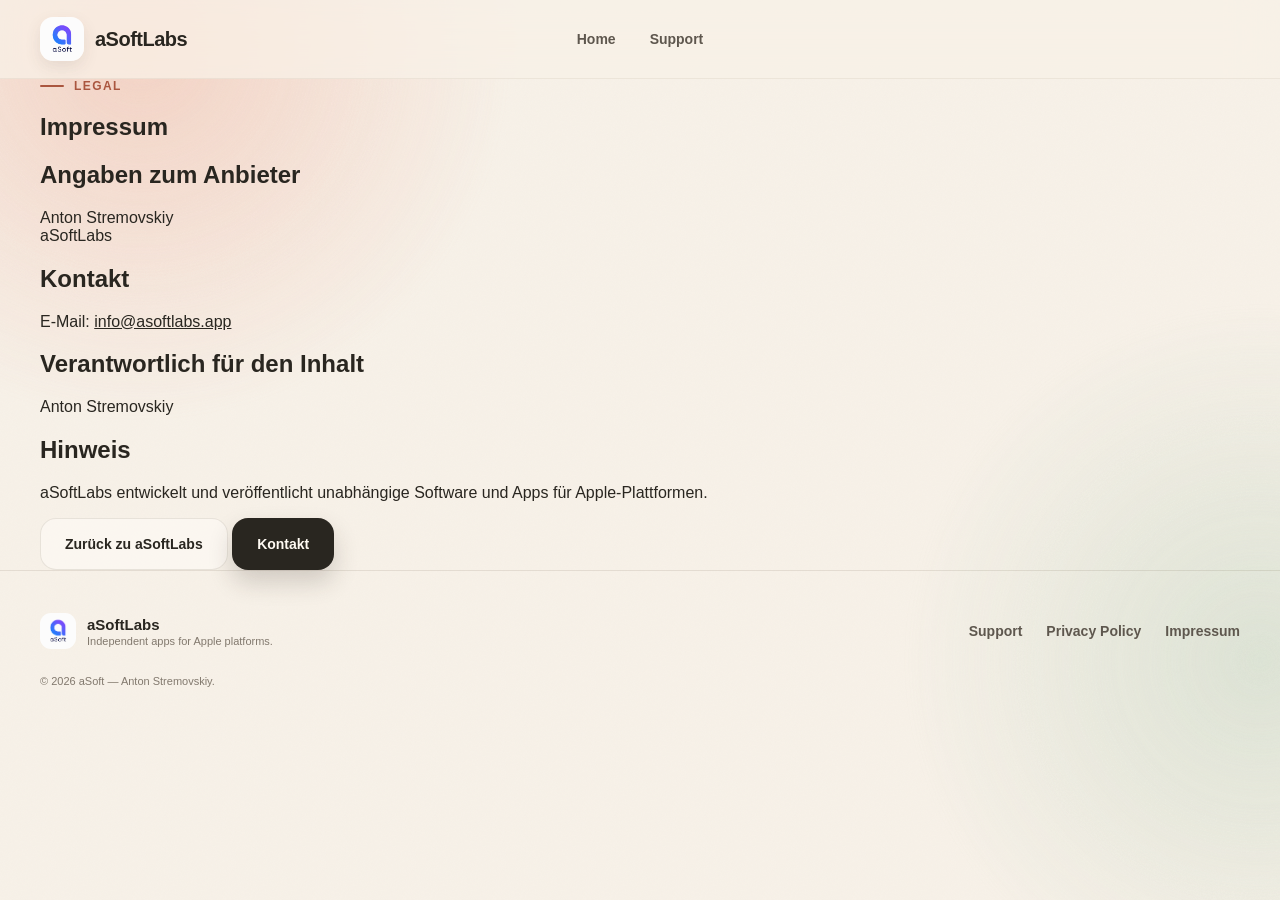
<file: impressum.html>
<!DOCTYPE html>
<html lang="de">
<head>
  <meta charset="UTF-8">
  <meta name="viewport" content="width=device-width, initial-scale=1.0">
  <meta name="theme-color" content="#f7f1e8">
  <meta name="description" content="Impressum von aSoftLabs.">
  <title>Impressum — aSoftLabs</title>

  <link rel="icon" href="assets/icons/asoft-logo.png">
  <link rel="stylesheet" href="styles.css?v=20260715-2">
</head>

<body>
  <div class="page-background" aria-hidden="true">
    <span class="glow glow-one"></span>
    <span class="glow glow-two"></span>
    <span class="glow glow-three"></span>
  </div>

  <header class="site-header">
    <div class="container nav-content">
      <a class="brand" href="/" aria-label="aSoftLabs home">
        <img
          src="assets/icons/asoft-logo.png"
          alt=""
          width="44"
          height="44"
        >
        <span>aSoftLabs</span>
      </a>

      <nav class="nav-links" aria-label="Navigation">
        <a href="/">Home</a>
        <a href="mailto:info@asoftlabs.app">Support</a>
      </nav>
    </div>
  </header>

  <main>
    <section class="container legal-page">
      <p class="eyebrow">
        <span></span>
        <span>Legal</span>
      </p>

      <h1>Impressum</h1>

      <div class="legal-content">
        <section>
          <h2>Angaben zum Anbieter</h2>

          <p>
            Anton Stremovskiy<br>
            aSoftLabs
          </p>
        </section>

        <section>
          <h2>Kontakt</h2>

          <p>
            E-Mail:
            <a href="mailto:info@asoftlabs.app">
              info@asoftlabs.app
            </a>
          </p>
        </section>

        <section>
          <h2>Verantwortlich für den Inhalt</h2>

          <p>
            Anton Stremovskiy
          </p>
        </section>

        <section>
          <h2>Hinweis</h2>

          <p>
            aSoftLabs entwickelt und veröffentlicht unabhängige
            Software und Apps für Apple-Plattformen.
          </p>
        </section>
      </div>

      <div class="legal-actions">
        <a class="button button-secondary" href="/">
          Zurück zu aSoftLabs
        </a>

        <a
          class="button button-primary"
          href="mailto:info@asoftlabs.app"
        >
          Kontakt
        </a>
      </div>
    </section>
  </main>

  <footer class="site-footer">
    <div class="container footer-content">
      <div class="footer-brand">
        <img
          src="assets/icons/asoft-logo.png"
          alt=""
          width="36"
          height="36"
        >

        <div>
          <strong>aSoftLabs</strong>
          <span>Independent apps for Apple platforms.</span>
        </div>
      </div>

      <div class="footer-links">
        <a href="mailto:info@asoftlabs.app">Support</a>
        <a href="/privacy-policy.html">Privacy Policy</a>
        <a href="/impressum.html">Impressum</a>
      </div>

      <p class="copyright">
        © <span id="copyrightYear"></span> aSoft — Anton Stremovskiy.
      </p>
    </div>
  </footer>

  <script>
    document.getElementById("copyrightYear").textContent =
      new Date().getFullYear();
  </script>
</body>
</html>
</file>
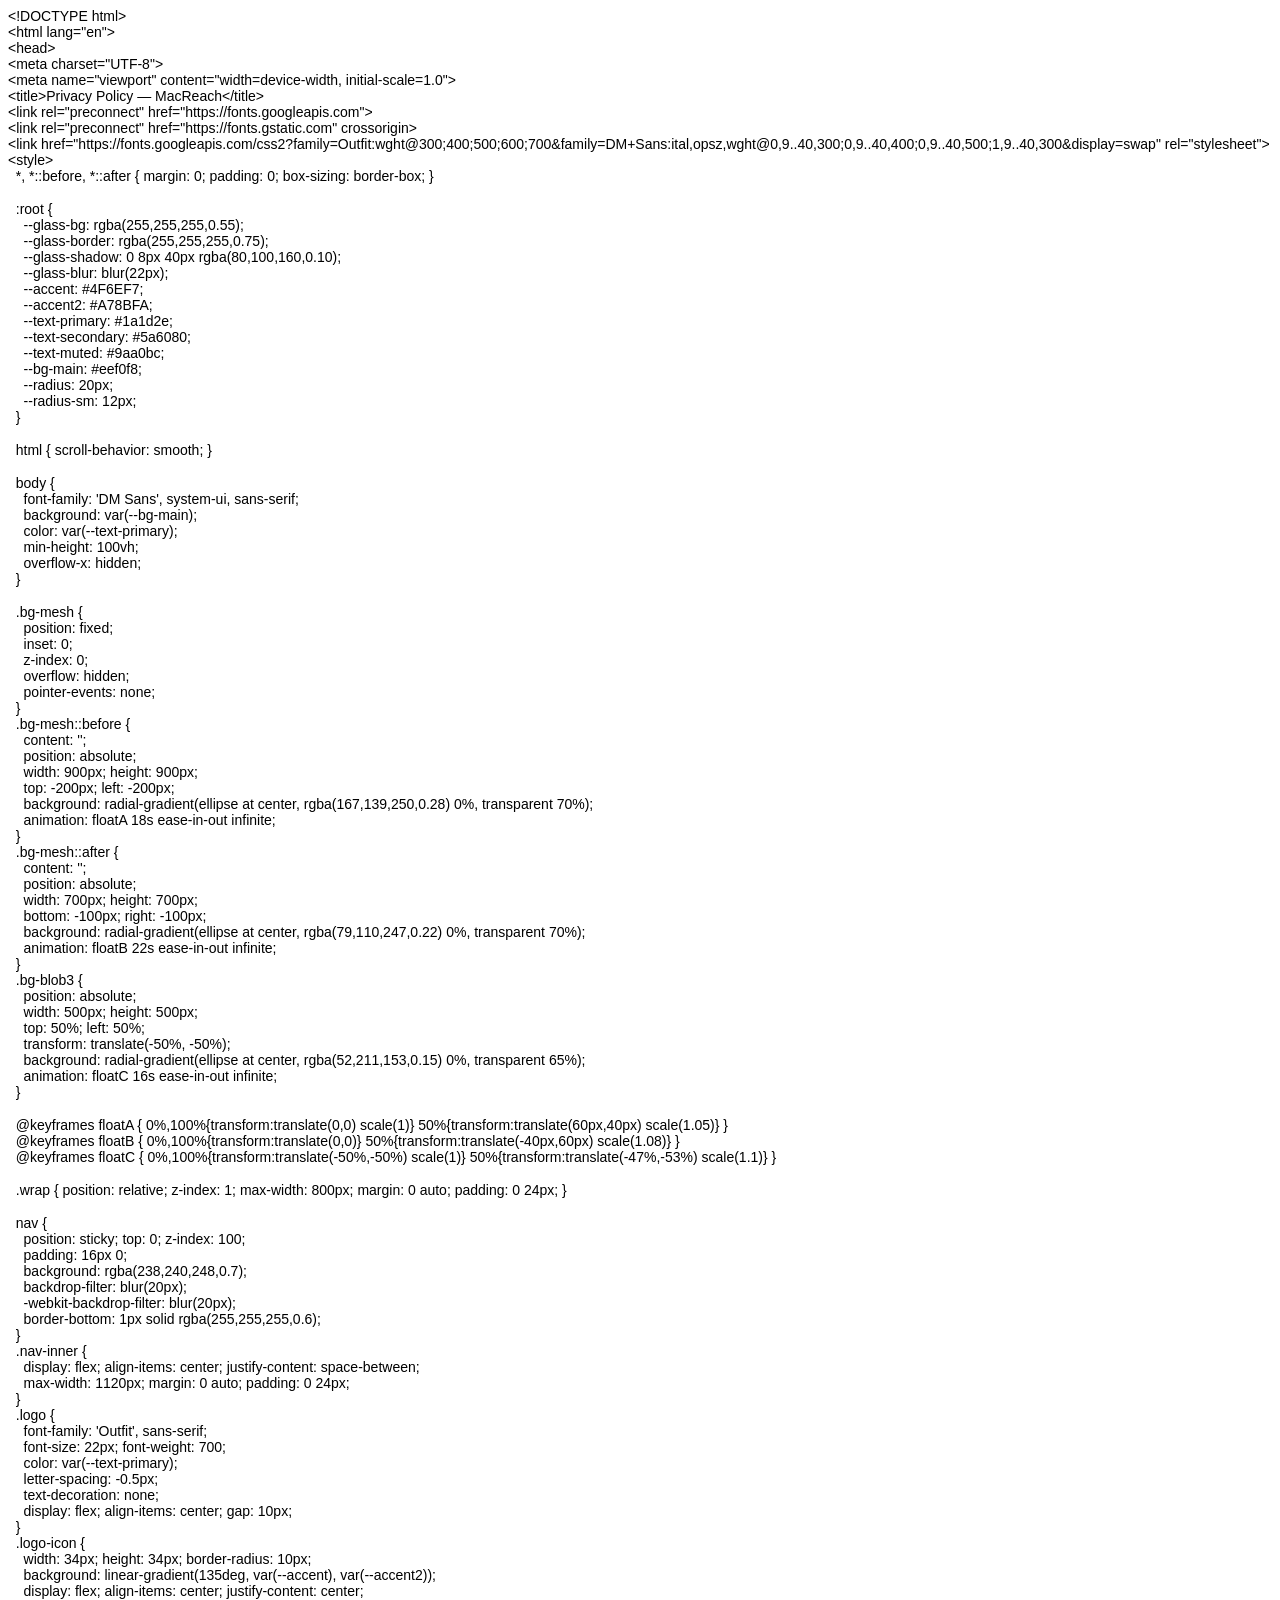
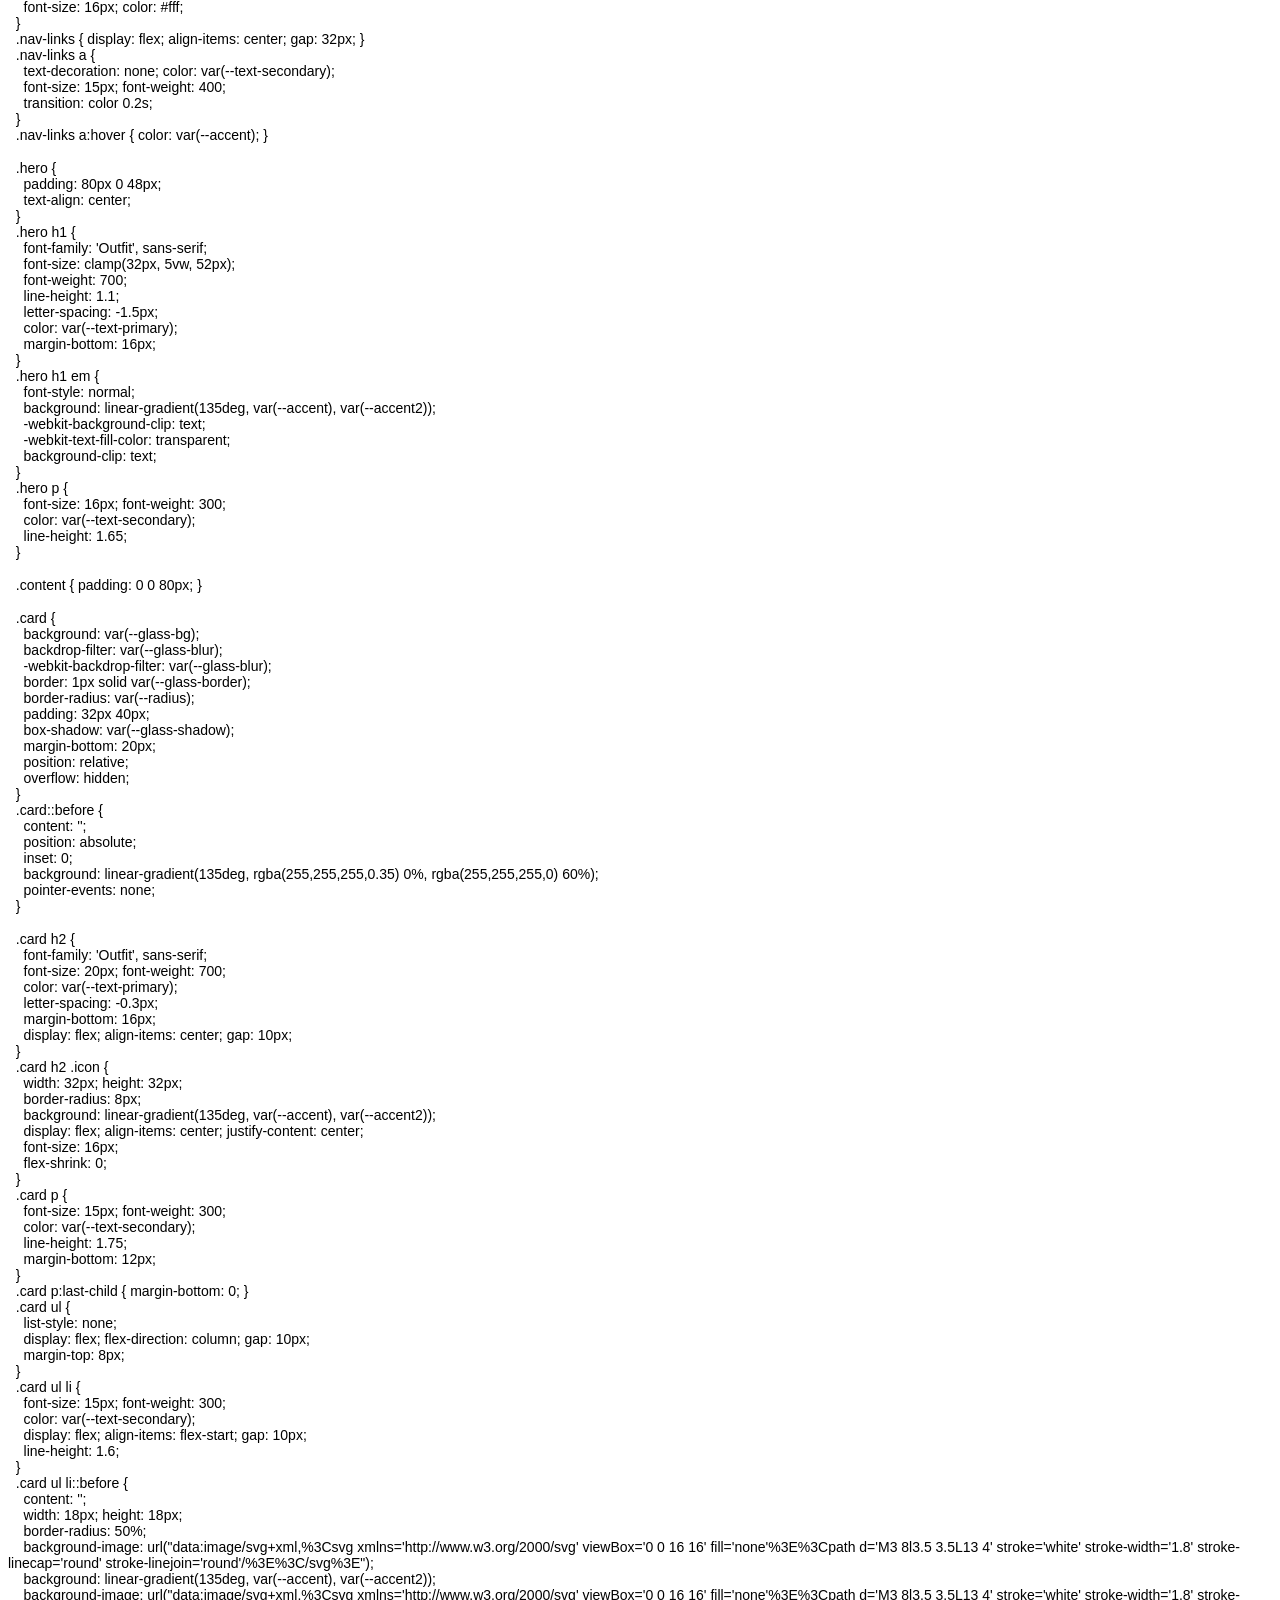
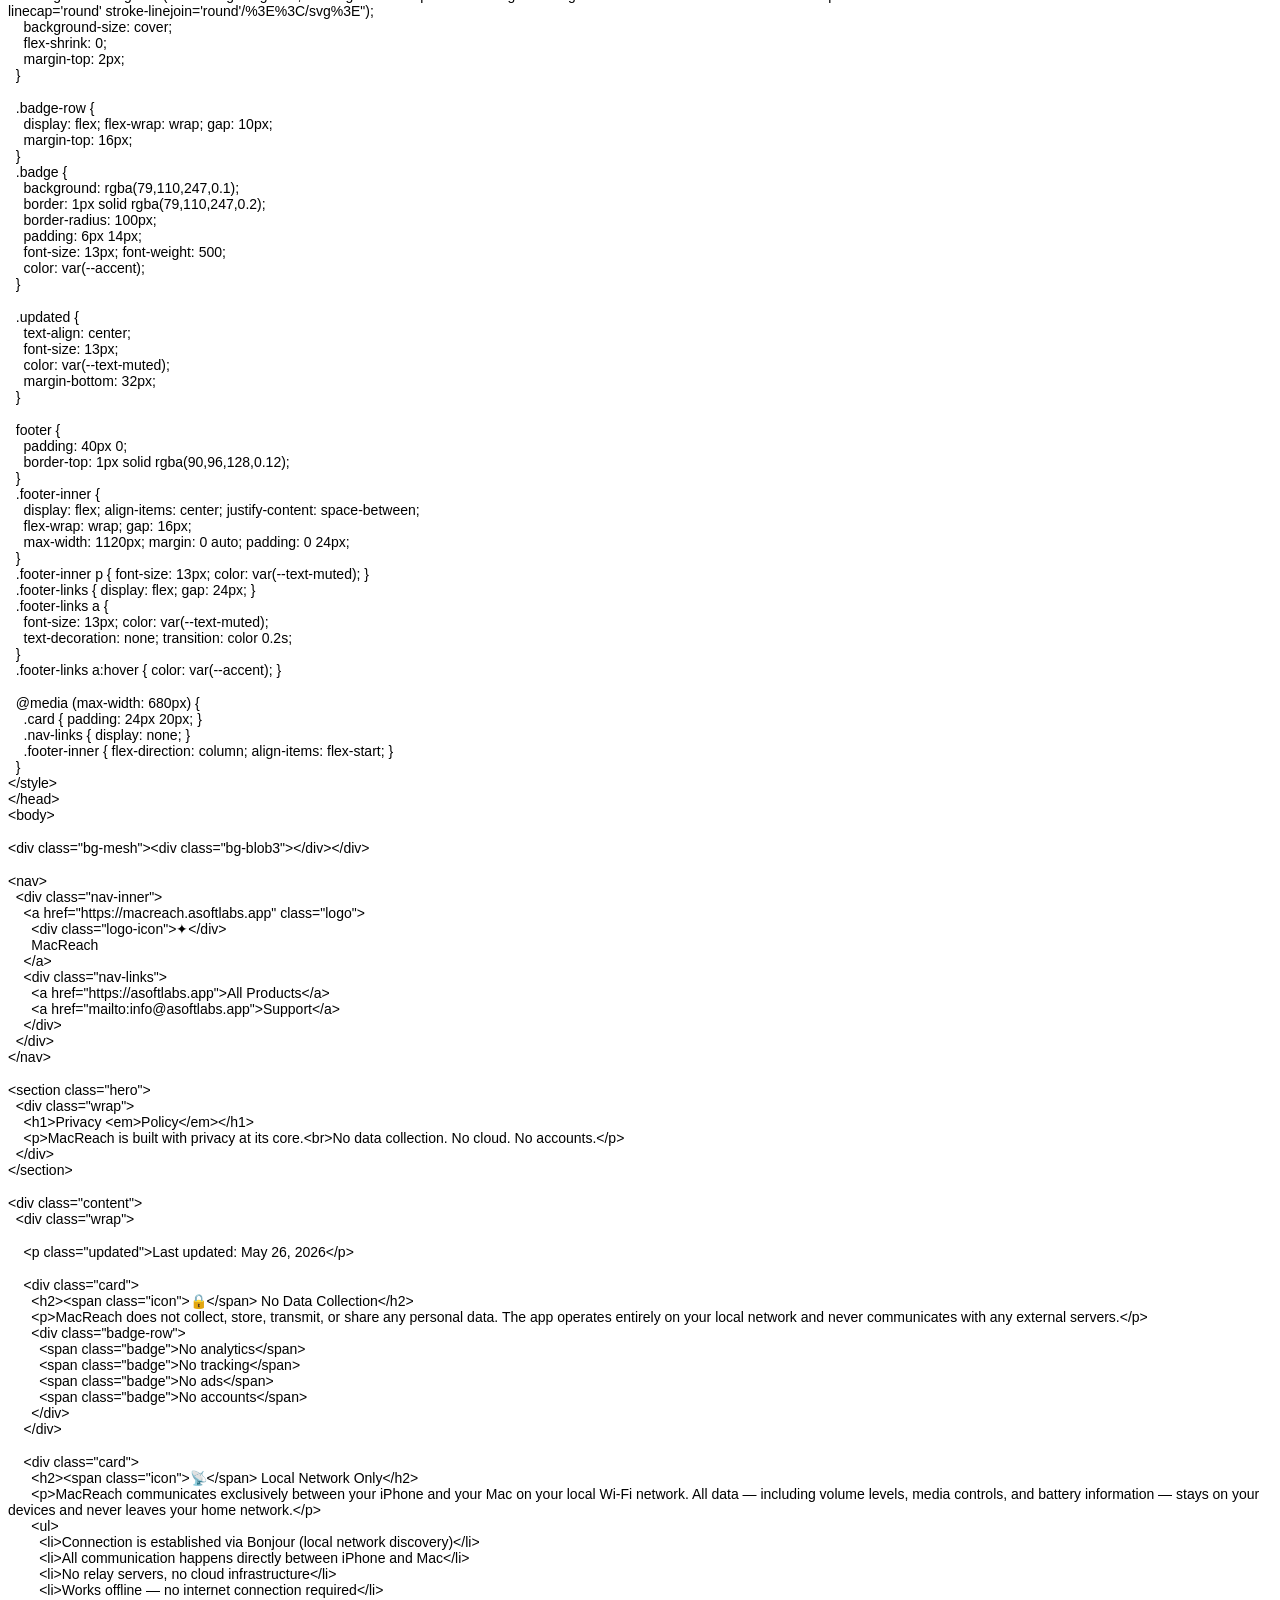
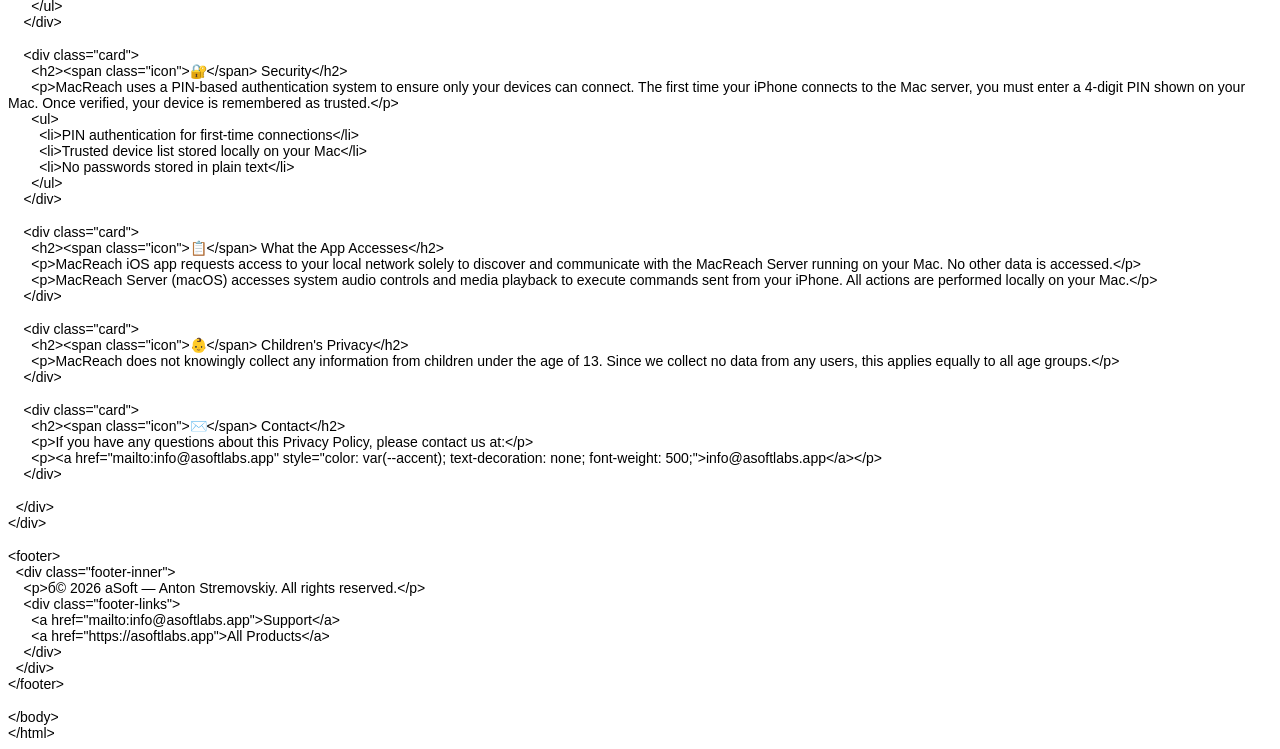
<file: macreach-privacy-policy.html>
<!DOCTYPE html>
<html lang="en">
<html>
<head>
  <meta http-equiv="Content-Type" content="text/html; charset=koi8-r">
  <meta http-equiv="Content-Style-Type" content="text/css">
  <title></title>
  <meta name="Generator" content="Cocoa HTML Writer">
  <meta name="CocoaVersion" content="2685.6">
  <style type="text/css">
    p.p1 {margin: 0.0px 0.0px 0.0px 0.0px; font: 14.0px Helvetica}
    p.p2 {margin: 0.0px 0.0px 0.0px 0.0px; font: 14.0px Helvetica; min-height: 17.0px}
  </style>
</head>
<body>
<p class="p1">&lt;!DOCTYPE html&gt;</p>
<p class="p1">&lt;html lang="en"&gt;</p>
<p class="p1">&lt;head&gt;</p>
<p class="p1">&lt;meta charset="UTF-8"&gt;</p>
<p class="p1">&lt;meta name="viewport" content="width=device-width, initial-scale=1.0"&gt;</p>
<p class="p1">&lt;title&gt;Privacy Policy &#x2014; MacReach&lt;/title&gt;</p>
<p class="p1">&lt;link rel="preconnect" href="https://fonts.googleapis.com"&gt;</p>
<p class="p1">&lt;link rel="preconnect" href="https://fonts.gstatic.com" crossorigin&gt;</p>
<p class="p1">&lt;link href="https://fonts.googleapis.com/css2?family=Outfit:wght@300;400;500;600;700&amp;family=DM+Sans:ital,opsz,wght@0,9..40,300;0,9..40,400;0,9..40,500;1,9..40,300&amp;display=swap" rel="stylesheet"&gt;</p>
<p class="p1">&lt;style&gt;</p>
<p class="p1"><span class="Apple-converted-space">&nbsp; </span>*, *::before, *::after { margin: 0; padding: 0; box-sizing: border-box; }</p>
<p class="p2"><br></p>
<p class="p1"><span class="Apple-converted-space">&nbsp; </span>:root {</p>
<p class="p1"><span class="Apple-converted-space">&nbsp; &nbsp; </span>--glass-bg: rgba(255,255,255,0.55);</p>
<p class="p1"><span class="Apple-converted-space">&nbsp; &nbsp; </span>--glass-border: rgba(255,255,255,0.75);</p>
<p class="p1"><span class="Apple-converted-space">&nbsp; &nbsp; </span>--glass-shadow: 0 8px 40px rgba(80,100,160,0.10);</p>
<p class="p1"><span class="Apple-converted-space">&nbsp; &nbsp; </span>--glass-blur: blur(22px);</p>
<p class="p1"><span class="Apple-converted-space">&nbsp; &nbsp; </span>--accent: #4F6EF7;</p>
<p class="p1"><span class="Apple-converted-space">&nbsp; &nbsp; </span>--accent2: #A78BFA;</p>
<p class="p1"><span class="Apple-converted-space">&nbsp; &nbsp; </span>--text-primary: #1a1d2e;</p>
<p class="p1"><span class="Apple-converted-space">&nbsp; &nbsp; </span>--text-secondary: #5a6080;</p>
<p class="p1"><span class="Apple-converted-space">&nbsp; &nbsp; </span>--text-muted: #9aa0bc;</p>
<p class="p1"><span class="Apple-converted-space">&nbsp; &nbsp; </span>--bg-main: #eef0f8;</p>
<p class="p1"><span class="Apple-converted-space">&nbsp; &nbsp; </span>--radius: 20px;</p>
<p class="p1"><span class="Apple-converted-space">&nbsp; &nbsp; </span>--radius-sm: 12px;</p>
<p class="p1"><span class="Apple-converted-space">&nbsp; </span>}</p>
<p class="p2"><br></p>
<p class="p1"><span class="Apple-converted-space">&nbsp; </span>html { scroll-behavior: smooth; }</p>
<p class="p2"><br></p>
<p class="p1"><span class="Apple-converted-space">&nbsp; </span>body {</p>
<p class="p1"><span class="Apple-converted-space">&nbsp; &nbsp; </span>font-family: 'DM Sans', system-ui, sans-serif;</p>
<p class="p1"><span class="Apple-converted-space">&nbsp; &nbsp; </span>background: var(--bg-main);</p>
<p class="p1"><span class="Apple-converted-space">&nbsp; &nbsp; </span>color: var(--text-primary);</p>
<p class="p1"><span class="Apple-converted-space">&nbsp; &nbsp; </span>min-height: 100vh;</p>
<p class="p1"><span class="Apple-converted-space">&nbsp; &nbsp; </span>overflow-x: hidden;</p>
<p class="p1"><span class="Apple-converted-space">&nbsp; </span>}</p>
<p class="p2"><br></p>
<p class="p1"><span class="Apple-converted-space">&nbsp; </span>.bg-mesh {</p>
<p class="p1"><span class="Apple-converted-space">&nbsp; &nbsp; </span>position: fixed;</p>
<p class="p1"><span class="Apple-converted-space">&nbsp; &nbsp; </span>inset: 0;</p>
<p class="p1"><span class="Apple-converted-space">&nbsp; &nbsp; </span>z-index: 0;</p>
<p class="p1"><span class="Apple-converted-space">&nbsp; &nbsp; </span>overflow: hidden;</p>
<p class="p1"><span class="Apple-converted-space">&nbsp; &nbsp; </span>pointer-events: none;</p>
<p class="p1"><span class="Apple-converted-space">&nbsp; </span>}</p>
<p class="p1"><span class="Apple-converted-space">&nbsp; </span>.bg-mesh::before {</p>
<p class="p1"><span class="Apple-converted-space">&nbsp; &nbsp; </span>content: '';</p>
<p class="p1"><span class="Apple-converted-space">&nbsp; &nbsp; </span>position: absolute;</p>
<p class="p1"><span class="Apple-converted-space">&nbsp; &nbsp; </span>width: 900px; height: 900px;</p>
<p class="p1"><span class="Apple-converted-space">&nbsp; &nbsp; </span>top: -200px; left: -200px;</p>
<p class="p1"><span class="Apple-converted-space">&nbsp; &nbsp; </span>background: radial-gradient(ellipse at center, rgba(167,139,250,0.28) 0%, transparent 70%);</p>
<p class="p1"><span class="Apple-converted-space">&nbsp; &nbsp; </span>animation: floatA 18s ease-in-out infinite;</p>
<p class="p1"><span class="Apple-converted-space">&nbsp; </span>}</p>
<p class="p1"><span class="Apple-converted-space">&nbsp; </span>.bg-mesh::after {</p>
<p class="p1"><span class="Apple-converted-space">&nbsp; &nbsp; </span>content: '';</p>
<p class="p1"><span class="Apple-converted-space">&nbsp; &nbsp; </span>position: absolute;</p>
<p class="p1"><span class="Apple-converted-space">&nbsp; &nbsp; </span>width: 700px; height: 700px;</p>
<p class="p1"><span class="Apple-converted-space">&nbsp; &nbsp; </span>bottom: -100px; right: -100px;</p>
<p class="p1"><span class="Apple-converted-space">&nbsp; &nbsp; </span>background: radial-gradient(ellipse at center, rgba(79,110,247,0.22) 0%, transparent 70%);</p>
<p class="p1"><span class="Apple-converted-space">&nbsp; &nbsp; </span>animation: floatB 22s ease-in-out infinite;</p>
<p class="p1"><span class="Apple-converted-space">&nbsp; </span>}</p>
<p class="p1"><span class="Apple-converted-space">&nbsp; </span>.bg-blob3 {</p>
<p class="p1"><span class="Apple-converted-space">&nbsp; &nbsp; </span>position: absolute;</p>
<p class="p1"><span class="Apple-converted-space">&nbsp; &nbsp; </span>width: 500px; height: 500px;</p>
<p class="p1"><span class="Apple-converted-space">&nbsp; &nbsp; </span>top: 50%; left: 50%;</p>
<p class="p1"><span class="Apple-converted-space">&nbsp; &nbsp; </span>transform: translate(-50%, -50%);</p>
<p class="p1"><span class="Apple-converted-space">&nbsp; &nbsp; </span>background: radial-gradient(ellipse at center, rgba(52,211,153,0.15) 0%, transparent 65%);</p>
<p class="p1"><span class="Apple-converted-space">&nbsp; &nbsp; </span>animation: floatC 16s ease-in-out infinite;</p>
<p class="p1"><span class="Apple-converted-space">&nbsp; </span>}</p>
<p class="p2"><br></p>
<p class="p1"><span class="Apple-converted-space">&nbsp; </span>@keyframes floatA { 0%,100%{transform:translate(0,0) scale(1)} 50%{transform:translate(60px,40px) scale(1.05)} }</p>
<p class="p1"><span class="Apple-converted-space">&nbsp; </span>@keyframes floatB { 0%,100%{transform:translate(0,0)} 50%{transform:translate(-40px,60px) scale(1.08)} }</p>
<p class="p1"><span class="Apple-converted-space">&nbsp; </span>@keyframes floatC { 0%,100%{transform:translate(-50%,-50%) scale(1)} 50%{transform:translate(-47%,-53%) scale(1.1)} }</p>
<p class="p2"><br></p>
<p class="p1"><span class="Apple-converted-space">&nbsp; </span>.wrap { position: relative; z-index: 1; max-width: 800px; margin: 0 auto; padding: 0 24px; }</p>
<p class="p2"><br></p>
<p class="p1"><span class="Apple-converted-space">&nbsp; </span>nav {</p>
<p class="p1"><span class="Apple-converted-space">&nbsp; &nbsp; </span>position: sticky; top: 0; z-index: 100;</p>
<p class="p1"><span class="Apple-converted-space">&nbsp; &nbsp; </span>padding: 16px 0;</p>
<p class="p1"><span class="Apple-converted-space">&nbsp; &nbsp; </span>background: rgba(238,240,248,0.7);</p>
<p class="p1"><span class="Apple-converted-space">&nbsp; &nbsp; </span>backdrop-filter: blur(20px);</p>
<p class="p1"><span class="Apple-converted-space">&nbsp; &nbsp; </span>-webkit-backdrop-filter: blur(20px);</p>
<p class="p1"><span class="Apple-converted-space">&nbsp; &nbsp; </span>border-bottom: 1px solid rgba(255,255,255,0.6);</p>
<p class="p1"><span class="Apple-converted-space">&nbsp; </span>}</p>
<p class="p1"><span class="Apple-converted-space">&nbsp; </span>.nav-inner {</p>
<p class="p1"><span class="Apple-converted-space">&nbsp; &nbsp; </span>display: flex; align-items: center; justify-content: space-between;</p>
<p class="p1"><span class="Apple-converted-space">&nbsp; &nbsp; </span>max-width: 1120px; margin: 0 auto; padding: 0 24px;</p>
<p class="p1"><span class="Apple-converted-space">&nbsp; </span>}</p>
<p class="p1"><span class="Apple-converted-space">&nbsp; </span>.logo {</p>
<p class="p1"><span class="Apple-converted-space">&nbsp; &nbsp; </span>font-family: 'Outfit', sans-serif;</p>
<p class="p1"><span class="Apple-converted-space">&nbsp; &nbsp; </span>font-size: 22px; font-weight: 700;</p>
<p class="p1"><span class="Apple-converted-space">&nbsp; &nbsp; </span>color: var(--text-primary);</p>
<p class="p1"><span class="Apple-converted-space">&nbsp; &nbsp; </span>letter-spacing: -0.5px;</p>
<p class="p1"><span class="Apple-converted-space">&nbsp; &nbsp; </span>text-decoration: none;</p>
<p class="p1"><span class="Apple-converted-space">&nbsp; &nbsp; </span>display: flex; align-items: center; gap: 10px;</p>
<p class="p1"><span class="Apple-converted-space">&nbsp; </span>}</p>
<p class="p1"><span class="Apple-converted-space">&nbsp; </span>.logo-icon {</p>
<p class="p1"><span class="Apple-converted-space">&nbsp; &nbsp; </span>width: 34px; height: 34px; border-radius: 10px;</p>
<p class="p1"><span class="Apple-converted-space">&nbsp; &nbsp; </span>background: linear-gradient(135deg, var(--accent), var(--accent2));</p>
<p class="p1"><span class="Apple-converted-space">&nbsp; &nbsp; </span>display: flex; align-items: center; justify-content: center;</p>
<p class="p1"><span class="Apple-converted-space">&nbsp; &nbsp; </span>font-size: 16px; color: #fff;</p>
<p class="p1"><span class="Apple-converted-space">&nbsp; </span>}</p>
<p class="p1"><span class="Apple-converted-space">&nbsp; </span>.nav-links { display: flex; align-items: center; gap: 32px; }</p>
<p class="p1"><span class="Apple-converted-space">&nbsp; </span>.nav-links a {</p>
<p class="p1"><span class="Apple-converted-space">&nbsp; &nbsp; </span>text-decoration: none; color: var(--text-secondary);</p>
<p class="p1"><span class="Apple-converted-space">&nbsp; &nbsp; </span>font-size: 15px; font-weight: 400;</p>
<p class="p1"><span class="Apple-converted-space">&nbsp; &nbsp; </span>transition: color 0.2s;</p>
<p class="p1"><span class="Apple-converted-space">&nbsp; </span>}</p>
<p class="p1"><span class="Apple-converted-space">&nbsp; </span>.nav-links a:hover { color: var(--accent); }</p>
<p class="p2"><br></p>
<p class="p1"><span class="Apple-converted-space">&nbsp; </span>.hero {</p>
<p class="p1"><span class="Apple-converted-space">&nbsp; &nbsp; </span>padding: 80px 0 48px;</p>
<p class="p1"><span class="Apple-converted-space">&nbsp; &nbsp; </span>text-align: center;</p>
<p class="p1"><span class="Apple-converted-space">&nbsp; </span>}</p>
<p class="p1"><span class="Apple-converted-space">&nbsp; </span>.hero h1 {</p>
<p class="p1"><span class="Apple-converted-space">&nbsp; &nbsp; </span>font-family: 'Outfit', sans-serif;</p>
<p class="p1"><span class="Apple-converted-space">&nbsp; &nbsp; </span>font-size: clamp(32px, 5vw, 52px);</p>
<p class="p1"><span class="Apple-converted-space">&nbsp; &nbsp; </span>font-weight: 700;</p>
<p class="p1"><span class="Apple-converted-space">&nbsp; &nbsp; </span>line-height: 1.1;</p>
<p class="p1"><span class="Apple-converted-space">&nbsp; &nbsp; </span>letter-spacing: -1.5px;</p>
<p class="p1"><span class="Apple-converted-space">&nbsp; &nbsp; </span>color: var(--text-primary);</p>
<p class="p1"><span class="Apple-converted-space">&nbsp; &nbsp; </span>margin-bottom: 16px;</p>
<p class="p1"><span class="Apple-converted-space">&nbsp; </span>}</p>
<p class="p1"><span class="Apple-converted-space">&nbsp; </span>.hero h1 em {</p>
<p class="p1"><span class="Apple-converted-space">&nbsp; &nbsp; </span>font-style: normal;</p>
<p class="p1"><span class="Apple-converted-space">&nbsp; &nbsp; </span>background: linear-gradient(135deg, var(--accent), var(--accent2));</p>
<p class="p1"><span class="Apple-converted-space">&nbsp; &nbsp; </span>-webkit-background-clip: text;</p>
<p class="p1"><span class="Apple-converted-space">&nbsp; &nbsp; </span>-webkit-text-fill-color: transparent;</p>
<p class="p1"><span class="Apple-converted-space">&nbsp; &nbsp; </span>background-clip: text;</p>
<p class="p1"><span class="Apple-converted-space">&nbsp; </span>}</p>
<p class="p1"><span class="Apple-converted-space">&nbsp; </span>.hero p {</p>
<p class="p1"><span class="Apple-converted-space">&nbsp; &nbsp; </span>font-size: 16px; font-weight: 300;</p>
<p class="p1"><span class="Apple-converted-space">&nbsp; &nbsp; </span>color: var(--text-secondary);</p>
<p class="p1"><span class="Apple-converted-space">&nbsp; &nbsp; </span>line-height: 1.65;</p>
<p class="p1"><span class="Apple-converted-space">&nbsp; </span>}</p>
<p class="p2"><br></p>
<p class="p1"><span class="Apple-converted-space">&nbsp; </span>.content { padding: 0 0 80px; }</p>
<p class="p2"><br></p>
<p class="p1"><span class="Apple-converted-space">&nbsp; </span>.card {</p>
<p class="p1"><span class="Apple-converted-space">&nbsp; &nbsp; </span>background: var(--glass-bg);</p>
<p class="p1"><span class="Apple-converted-space">&nbsp; &nbsp; </span>backdrop-filter: var(--glass-blur);</p>
<p class="p1"><span class="Apple-converted-space">&nbsp; &nbsp; </span>-webkit-backdrop-filter: var(--glass-blur);</p>
<p class="p1"><span class="Apple-converted-space">&nbsp; &nbsp; </span>border: 1px solid var(--glass-border);</p>
<p class="p1"><span class="Apple-converted-space">&nbsp; &nbsp; </span>border-radius: var(--radius);</p>
<p class="p1"><span class="Apple-converted-space">&nbsp; &nbsp; </span>padding: 32px 40px;</p>
<p class="p1"><span class="Apple-converted-space">&nbsp; &nbsp; </span>box-shadow: var(--glass-shadow);</p>
<p class="p1"><span class="Apple-converted-space">&nbsp; &nbsp; </span>margin-bottom: 20px;</p>
<p class="p1"><span class="Apple-converted-space">&nbsp; &nbsp; </span>position: relative;</p>
<p class="p1"><span class="Apple-converted-space">&nbsp; &nbsp; </span>overflow: hidden;</p>
<p class="p1"><span class="Apple-converted-space">&nbsp; </span>}</p>
<p class="p1"><span class="Apple-converted-space">&nbsp; </span>.card::before {</p>
<p class="p1"><span class="Apple-converted-space">&nbsp; &nbsp; </span>content: '';</p>
<p class="p1"><span class="Apple-converted-space">&nbsp; &nbsp; </span>position: absolute;</p>
<p class="p1"><span class="Apple-converted-space">&nbsp; &nbsp; </span>inset: 0;</p>
<p class="p1"><span class="Apple-converted-space">&nbsp; &nbsp; </span>background: linear-gradient(135deg, rgba(255,255,255,0.35) 0%, rgba(255,255,255,0) 60%);</p>
<p class="p1"><span class="Apple-converted-space">&nbsp; &nbsp; </span>pointer-events: none;</p>
<p class="p1"><span class="Apple-converted-space">&nbsp; </span>}</p>
<p class="p2"><br></p>
<p class="p1"><span class="Apple-converted-space">&nbsp; </span>.card h2 {</p>
<p class="p1"><span class="Apple-converted-space">&nbsp; &nbsp; </span>font-family: 'Outfit', sans-serif;</p>
<p class="p1"><span class="Apple-converted-space">&nbsp; &nbsp; </span>font-size: 20px; font-weight: 700;</p>
<p class="p1"><span class="Apple-converted-space">&nbsp; &nbsp; </span>color: var(--text-primary);</p>
<p class="p1"><span class="Apple-converted-space">&nbsp; &nbsp; </span>letter-spacing: -0.3px;</p>
<p class="p1"><span class="Apple-converted-space">&nbsp; &nbsp; </span>margin-bottom: 16px;</p>
<p class="p1"><span class="Apple-converted-space">&nbsp; &nbsp; </span>display: flex; align-items: center; gap: 10px;</p>
<p class="p1"><span class="Apple-converted-space">&nbsp; </span>}</p>
<p class="p1"><span class="Apple-converted-space">&nbsp; </span>.card h2 .icon {</p>
<p class="p1"><span class="Apple-converted-space">&nbsp; &nbsp; </span>width: 32px; height: 32px;</p>
<p class="p1"><span class="Apple-converted-space">&nbsp; &nbsp; </span>border-radius: 8px;</p>
<p class="p1"><span class="Apple-converted-space">&nbsp; &nbsp; </span>background: linear-gradient(135deg, var(--accent), var(--accent2));</p>
<p class="p1"><span class="Apple-converted-space">&nbsp; &nbsp; </span>display: flex; align-items: center; justify-content: center;</p>
<p class="p1"><span class="Apple-converted-space">&nbsp; &nbsp; </span>font-size: 16px;</p>
<p class="p1"><span class="Apple-converted-space">&nbsp; &nbsp; </span>flex-shrink: 0;</p>
<p class="p1"><span class="Apple-converted-space">&nbsp; </span>}</p>
<p class="p1"><span class="Apple-converted-space">&nbsp; </span>.card p {</p>
<p class="p1"><span class="Apple-converted-space">&nbsp; &nbsp; </span>font-size: 15px; font-weight: 300;</p>
<p class="p1"><span class="Apple-converted-space">&nbsp; &nbsp; </span>color: var(--text-secondary);</p>
<p class="p1"><span class="Apple-converted-space">&nbsp; &nbsp; </span>line-height: 1.75;</p>
<p class="p1"><span class="Apple-converted-space">&nbsp; &nbsp; </span>margin-bottom: 12px;</p>
<p class="p1"><span class="Apple-converted-space">&nbsp; </span>}</p>
<p class="p1"><span class="Apple-converted-space">&nbsp; </span>.card p:last-child { margin-bottom: 0; }</p>
<p class="p1"><span class="Apple-converted-space">&nbsp; </span>.card ul {</p>
<p class="p1"><span class="Apple-converted-space">&nbsp; &nbsp; </span>list-style: none;</p>
<p class="p1"><span class="Apple-converted-space">&nbsp; &nbsp; </span>display: flex; flex-direction: column; gap: 10px;</p>
<p class="p1"><span class="Apple-converted-space">&nbsp; &nbsp; </span>margin-top: 8px;</p>
<p class="p1"><span class="Apple-converted-space">&nbsp; </span>}</p>
<p class="p1"><span class="Apple-converted-space">&nbsp; </span>.card ul li {</p>
<p class="p1"><span class="Apple-converted-space">&nbsp; &nbsp; </span>font-size: 15px; font-weight: 300;</p>
<p class="p1"><span class="Apple-converted-space">&nbsp; &nbsp; </span>color: var(--text-secondary);</p>
<p class="p1"><span class="Apple-converted-space">&nbsp; &nbsp; </span>display: flex; align-items: flex-start; gap: 10px;</p>
<p class="p1"><span class="Apple-converted-space">&nbsp; &nbsp; </span>line-height: 1.6;</p>
<p class="p1"><span class="Apple-converted-space">&nbsp; </span>}</p>
<p class="p1"><span class="Apple-converted-space">&nbsp; </span>.card ul li::before {</p>
<p class="p1"><span class="Apple-converted-space">&nbsp; &nbsp; </span>content: '';</p>
<p class="p1"><span class="Apple-converted-space">&nbsp; &nbsp; </span>width: 18px; height: 18px;</p>
<p class="p1"><span class="Apple-converted-space">&nbsp; &nbsp; </span>border-radius: 50%;</p>
<p class="p1"><span class="Apple-converted-space">&nbsp; &nbsp; </span>background-image: url("data:image/svg+xml,%3Csvg xmlns='http://www.w3.org/2000/svg' viewBox='0 0 16 16' fill='none'%3E%3Cpath d='M3 8l3.5 3.5L13 4' stroke='white' stroke-width='1.8' stroke-linecap='round' stroke-linejoin='round'/%3E%3C/svg%3E");</p>
<p class="p1"><span class="Apple-converted-space">&nbsp; &nbsp; </span>background: linear-gradient(135deg, var(--accent), var(--accent2));</p>
<p class="p1"><span class="Apple-converted-space">&nbsp; &nbsp; </span>background-image: url("data:image/svg+xml,%3Csvg xmlns='http://www.w3.org/2000/svg' viewBox='0 0 16 16' fill='none'%3E%3Cpath d='M3 8l3.5 3.5L13 4' stroke='white' stroke-width='1.8' stroke-linecap='round' stroke-linejoin='round'/%3E%3C/svg%3E");</p>
<p class="p1"><span class="Apple-converted-space">&nbsp; &nbsp; </span>background-size: cover;</p>
<p class="p1"><span class="Apple-converted-space">&nbsp; &nbsp; </span>flex-shrink: 0;</p>
<p class="p1"><span class="Apple-converted-space">&nbsp; &nbsp; </span>margin-top: 2px;</p>
<p class="p1"><span class="Apple-converted-space">&nbsp; </span>}</p>
<p class="p2"><br></p>
<p class="p1"><span class="Apple-converted-space">&nbsp; </span>.badge-row {</p>
<p class="p1"><span class="Apple-converted-space">&nbsp; &nbsp; </span>display: flex; flex-wrap: wrap; gap: 10px;</p>
<p class="p1"><span class="Apple-converted-space">&nbsp; &nbsp; </span>margin-top: 16px;</p>
<p class="p1"><span class="Apple-converted-space">&nbsp; </span>}</p>
<p class="p1"><span class="Apple-converted-space">&nbsp; </span>.badge {</p>
<p class="p1"><span class="Apple-converted-space">&nbsp; &nbsp; </span>background: rgba(79,110,247,0.1);</p>
<p class="p1"><span class="Apple-converted-space">&nbsp; &nbsp; </span>border: 1px solid rgba(79,110,247,0.2);</p>
<p class="p1"><span class="Apple-converted-space">&nbsp; &nbsp; </span>border-radius: 100px;</p>
<p class="p1"><span class="Apple-converted-space">&nbsp; &nbsp; </span>padding: 6px 14px;</p>
<p class="p1"><span class="Apple-converted-space">&nbsp; &nbsp; </span>font-size: 13px; font-weight: 500;</p>
<p class="p1"><span class="Apple-converted-space">&nbsp; &nbsp; </span>color: var(--accent);</p>
<p class="p1"><span class="Apple-converted-space">&nbsp; </span>}</p>
<p class="p2"><br></p>
<p class="p1"><span class="Apple-converted-space">&nbsp; </span>.updated {</p>
<p class="p1"><span class="Apple-converted-space">&nbsp; &nbsp; </span>text-align: center;</p>
<p class="p1"><span class="Apple-converted-space">&nbsp; &nbsp; </span>font-size: 13px;</p>
<p class="p1"><span class="Apple-converted-space">&nbsp; &nbsp; </span>color: var(--text-muted);</p>
<p class="p1"><span class="Apple-converted-space">&nbsp; &nbsp; </span>margin-bottom: 32px;</p>
<p class="p1"><span class="Apple-converted-space">&nbsp; </span>}</p>
<p class="p2"><br></p>
<p class="p1"><span class="Apple-converted-space">&nbsp; </span>footer {</p>
<p class="p1"><span class="Apple-converted-space">&nbsp; &nbsp; </span>padding: 40px 0;</p>
<p class="p1"><span class="Apple-converted-space">&nbsp; &nbsp; </span>border-top: 1px solid rgba(90,96,128,0.12);</p>
<p class="p1"><span class="Apple-converted-space">&nbsp; </span>}</p>
<p class="p1"><span class="Apple-converted-space">&nbsp; </span>.footer-inner {</p>
<p class="p1"><span class="Apple-converted-space">&nbsp; &nbsp; </span>display: flex; align-items: center; justify-content: space-between;</p>
<p class="p1"><span class="Apple-converted-space">&nbsp; &nbsp; </span>flex-wrap: wrap; gap: 16px;</p>
<p class="p1"><span class="Apple-converted-space">&nbsp; &nbsp; </span>max-width: 1120px; margin: 0 auto; padding: 0 24px;</p>
<p class="p1"><span class="Apple-converted-space">&nbsp; </span>}</p>
<p class="p1"><span class="Apple-converted-space">&nbsp; </span>.footer-inner p { font-size: 13px; color: var(--text-muted); }</p>
<p class="p1"><span class="Apple-converted-space">&nbsp; </span>.footer-links { display: flex; gap: 24px; }</p>
<p class="p1"><span class="Apple-converted-space">&nbsp; </span>.footer-links a {</p>
<p class="p1"><span class="Apple-converted-space">&nbsp; &nbsp; </span>font-size: 13px; color: var(--text-muted);</p>
<p class="p1"><span class="Apple-converted-space">&nbsp; &nbsp; </span>text-decoration: none; transition: color 0.2s;</p>
<p class="p1"><span class="Apple-converted-space">&nbsp; </span>}</p>
<p class="p1"><span class="Apple-converted-space">&nbsp; </span>.footer-links a:hover { color: var(--accent); }</p>
<p class="p2"><br></p>
<p class="p1"><span class="Apple-converted-space">&nbsp; </span>@media (max-width: 680px) {</p>
<p class="p1"><span class="Apple-converted-space">&nbsp; &nbsp; </span>.card { padding: 24px 20px; }</p>
<p class="p1"><span class="Apple-converted-space">&nbsp; &nbsp; </span>.nav-links { display: none; }</p>
<p class="p1"><span class="Apple-converted-space">&nbsp; &nbsp; </span>.footer-inner { flex-direction: column; align-items: flex-start; }</p>
<p class="p1"><span class="Apple-converted-space">&nbsp; </span>}</p>
<p class="p1">&lt;/style&gt;</p>
<p class="p1">&lt;/head&gt;</p>
<p class="p1">&lt;body&gt;</p>
<p class="p2"><br></p>
<p class="p1">&lt;div class="bg-mesh"&gt;&lt;div class="bg-blob3"&gt;&lt;/div&gt;&lt;/div&gt;</p>
<p class="p2"><br></p>
<p class="p1">&lt;nav&gt;</p>
<p class="p1"><span class="Apple-converted-space">&nbsp; </span>&lt;div class="nav-inner"&gt;</p>
<p class="p1"><span class="Apple-converted-space">&nbsp; &nbsp; </span>&lt;a href="https://macreach.asoftlabs.app" class="logo"&gt;</p>
<p class="p1"><span class="Apple-converted-space">&nbsp; &nbsp; &nbsp; </span>&lt;div class="logo-icon"&gt;&#x2726;&lt;/div&gt;</p>
<p class="p1"><span class="Apple-converted-space">&nbsp; &nbsp; &nbsp; </span>MacReach</p>
<p class="p1"><span class="Apple-converted-space">&nbsp; &nbsp; </span>&lt;/a&gt;</p>
<p class="p1"><span class="Apple-converted-space">&nbsp; &nbsp; </span>&lt;div class="nav-links"&gt;</p>
<p class="p1"><span class="Apple-converted-space">&nbsp; &nbsp; &nbsp; </span>&lt;a href="https://asoftlabs.app"&gt;All Products&lt;/a&gt;</p>
<p class="p1"><span class="Apple-converted-space">&nbsp; &nbsp; &nbsp; </span>&lt;a href="mailto:info@asoftlabs.app"&gt;Support&lt;/a&gt;</p>
<p class="p1"><span class="Apple-converted-space">&nbsp; &nbsp; </span>&lt;/div&gt;</p>
<p class="p1"><span class="Apple-converted-space">&nbsp; </span>&lt;/div&gt;</p>
<p class="p1">&lt;/nav&gt;</p>
<p class="p2"><br></p>
<p class="p1">&lt;section class="hero"&gt;</p>
<p class="p1"><span class="Apple-converted-space">&nbsp; </span>&lt;div class="wrap"&gt;</p>
<p class="p1"><span class="Apple-converted-space">&nbsp; &nbsp; </span>&lt;h1&gt;Privacy &lt;em&gt;Policy&lt;/em&gt;&lt;/h1&gt;</p>
<p class="p1"><span class="Apple-converted-space">&nbsp; &nbsp; </span>&lt;p&gt;MacReach is built with privacy at its core.&lt;br&gt;No data collection. No cloud. No accounts.&lt;/p&gt;</p>
<p class="p1"><span class="Apple-converted-space">&nbsp; </span>&lt;/div&gt;</p>
<p class="p1">&lt;/section&gt;</p>
<p class="p2"><br></p>
<p class="p1">&lt;div class="content"&gt;</p>
<p class="p1"><span class="Apple-converted-space">&nbsp; </span>&lt;div class="wrap"&gt;</p>
<p class="p2"><br></p>
<p class="p1"><span class="Apple-converted-space">&nbsp; &nbsp; </span>&lt;p class="updated"&gt;Last updated: May 26, 2026&lt;/p&gt;</p>
<p class="p2"><br></p>
<p class="p1"><span class="Apple-converted-space">&nbsp; &nbsp; </span>&lt;div class="card"&gt;</p>
<p class="p1"><span class="Apple-converted-space">&nbsp; &nbsp; &nbsp; </span>&lt;h2&gt;&lt;span class="icon"&gt;&#x1F512;&lt;/span&gt; No Data Collection&lt;/h2&gt;</p>
<p class="p1"><span class="Apple-converted-space">&nbsp; &nbsp; &nbsp; </span>&lt;p&gt;MacReach does not collect, store, transmit, or share any personal data. The app operates entirely on your local network and never communicates with any external servers.&lt;/p&gt;</p>
<p class="p1"><span class="Apple-converted-space">&nbsp; &nbsp; &nbsp; </span>&lt;div class="badge-row"&gt;</p>
<p class="p1"><span class="Apple-converted-space">&nbsp; &nbsp; &nbsp; &nbsp; </span>&lt;span class="badge"&gt;No analytics&lt;/span&gt;</p>
<p class="p1"><span class="Apple-converted-space">&nbsp; &nbsp; &nbsp; &nbsp; </span>&lt;span class="badge"&gt;No tracking&lt;/span&gt;</p>
<p class="p1"><span class="Apple-converted-space">&nbsp; &nbsp; &nbsp; &nbsp; </span>&lt;span class="badge"&gt;No ads&lt;/span&gt;</p>
<p class="p1"><span class="Apple-converted-space">&nbsp; &nbsp; &nbsp; &nbsp; </span>&lt;span class="badge"&gt;No accounts&lt;/span&gt;</p>
<p class="p1"><span class="Apple-converted-space">&nbsp; &nbsp; &nbsp; </span>&lt;/div&gt;</p>
<p class="p1"><span class="Apple-converted-space">&nbsp; &nbsp; </span>&lt;/div&gt;</p>
<p class="p2"><br></p>
<p class="p1"><span class="Apple-converted-space">&nbsp; &nbsp; </span>&lt;div class="card"&gt;</p>
<p class="p1"><span class="Apple-converted-space">&nbsp; &nbsp; &nbsp; </span>&lt;h2&gt;&lt;span class="icon"&gt;&#x1F4E1;&lt;/span&gt; Local Network Only&lt;/h2&gt;</p>
<p class="p1"><span class="Apple-converted-space">&nbsp; &nbsp; &nbsp; </span>&lt;p&gt;MacReach communicates exclusively between your iPhone and your Mac on your local Wi-Fi network. All data &#x2014; including volume levels, media controls, and battery information &#x2014; stays on your devices and never leaves your home network.&lt;/p&gt;</p>
<p class="p1"><span class="Apple-converted-space">&nbsp; &nbsp; &nbsp; </span>&lt;ul&gt;</p>
<p class="p1"><span class="Apple-converted-space">&nbsp; &nbsp; &nbsp; &nbsp; </span>&lt;li&gt;Connection is established via Bonjour (local network discovery)&lt;/li&gt;</p>
<p class="p1"><span class="Apple-converted-space">&nbsp; &nbsp; &nbsp; &nbsp; </span>&lt;li&gt;All communication happens directly between iPhone and Mac&lt;/li&gt;</p>
<p class="p1"><span class="Apple-converted-space">&nbsp; &nbsp; &nbsp; &nbsp; </span>&lt;li&gt;No relay servers, no cloud infrastructure&lt;/li&gt;</p>
<p class="p1"><span class="Apple-converted-space">&nbsp; &nbsp; &nbsp; &nbsp; </span>&lt;li&gt;Works offline &#x2014; no internet connection required&lt;/li&gt;</p>
<p class="p1"><span class="Apple-converted-space">&nbsp; &nbsp; &nbsp; </span>&lt;/ul&gt;</p>
<p class="p1"><span class="Apple-converted-space">&nbsp; &nbsp; </span>&lt;/div&gt;</p>
<p class="p2"><br></p>
<p class="p1"><span class="Apple-converted-space">&nbsp; &nbsp; </span>&lt;div class="card"&gt;</p>
<p class="p1"><span class="Apple-converted-space">&nbsp; &nbsp; &nbsp; </span>&lt;h2&gt;&lt;span class="icon"&gt;&#x1F510;&lt;/span&gt; Security&lt;/h2&gt;</p>
<p class="p1"><span class="Apple-converted-space">&nbsp; &nbsp; &nbsp; </span>&lt;p&gt;MacReach uses a PIN-based authentication system to ensure only your devices can connect. The first time your iPhone connects to the Mac server, you must enter a 4-digit PIN shown on your Mac. Once verified, your device is remembered as trusted.&lt;/p&gt;</p>
<p class="p1"><span class="Apple-converted-space">&nbsp; &nbsp; &nbsp; </span>&lt;ul&gt;</p>
<p class="p1"><span class="Apple-converted-space">&nbsp; &nbsp; &nbsp; &nbsp; </span>&lt;li&gt;PIN authentication for first-time connections&lt;/li&gt;</p>
<p class="p1"><span class="Apple-converted-space">&nbsp; &nbsp; &nbsp; &nbsp; </span>&lt;li&gt;Trusted device list stored locally on your Mac&lt;/li&gt;</p>
<p class="p1"><span class="Apple-converted-space">&nbsp; &nbsp; &nbsp; &nbsp; </span>&lt;li&gt;No passwords stored in plain text&lt;/li&gt;</p>
<p class="p1"><span class="Apple-converted-space">&nbsp; &nbsp; &nbsp; </span>&lt;/ul&gt;</p>
<p class="p1"><span class="Apple-converted-space">&nbsp; &nbsp; </span>&lt;/div&gt;</p>
<p class="p2"><br></p>
<p class="p1"><span class="Apple-converted-space">&nbsp; &nbsp; </span>&lt;div class="card"&gt;</p>
<p class="p1"><span class="Apple-converted-space">&nbsp; &nbsp; &nbsp; </span>&lt;h2&gt;&lt;span class="icon"&gt;&#x1F4CB;&lt;/span&gt; What the App Accesses&lt;/h2&gt;</p>
<p class="p1"><span class="Apple-converted-space">&nbsp; &nbsp; &nbsp; </span>&lt;p&gt;MacReach iOS app requests access to your local network solely to discover and communicate with the MacReach Server running on your Mac. No other data is accessed.&lt;/p&gt;</p>
<p class="p1"><span class="Apple-converted-space">&nbsp; &nbsp; &nbsp; </span>&lt;p&gt;MacReach Server (macOS) accesses system audio controls and media playback to execute commands sent from your iPhone. All actions are performed locally on your Mac.&lt;/p&gt;</p>
<p class="p1"><span class="Apple-converted-space">&nbsp; &nbsp; </span>&lt;/div&gt;</p>
<p class="p2"><br></p>
<p class="p1"><span class="Apple-converted-space">&nbsp; &nbsp; </span>&lt;div class="card"&gt;</p>
<p class="p1"><span class="Apple-converted-space">&nbsp; &nbsp; &nbsp; </span>&lt;h2&gt;&lt;span class="icon"&gt;&#x1F476;&lt;/span&gt; Children's Privacy&lt;/h2&gt;</p>
<p class="p1"><span class="Apple-converted-space">&nbsp; &nbsp; &nbsp; </span>&lt;p&gt;MacReach does not knowingly collect any information from children under the age of 13. Since we collect no data from any users, this applies equally to all age groups.&lt;/p&gt;</p>
<p class="p1"><span class="Apple-converted-space">&nbsp; &nbsp; </span>&lt;/div&gt;</p>
<p class="p2"><br></p>
<p class="p1"><span class="Apple-converted-space">&nbsp; &nbsp; </span>&lt;div class="card"&gt;</p>
<p class="p1"><span class="Apple-converted-space">&nbsp; &nbsp; &nbsp; </span>&lt;h2&gt;&lt;span class="icon"&gt;&#x2709;&#xFE0F;&lt;/span&gt; Contact&lt;/h2&gt;</p>
<p class="p1"><span class="Apple-converted-space">&nbsp; &nbsp; &nbsp; </span>&lt;p&gt;If you have any questions about this Privacy Policy, please contact us at:&lt;/p&gt;</p>
<p class="p1"><span class="Apple-converted-space">&nbsp; &nbsp; &nbsp; </span>&lt;p&gt;&lt;a href="mailto:info@asoftlabs.app" style="color: var(--accent); text-decoration: none; font-weight: 500;"&gt;info@asoftlabs.app&lt;/a&gt;&lt;/p&gt;</p>
<p class="p1"><span class="Apple-converted-space">&nbsp; &nbsp; </span>&lt;/div&gt;</p>
<p class="p2"><br></p>
<p class="p1"><span class="Apple-converted-space">&nbsp; </span>&lt;/div&gt;</p>
<p class="p1">&lt;/div&gt;</p>
<p class="p2"><br></p>
<p class="p1">&lt;footer&gt;</p>
<p class="p1"><span class="Apple-converted-space">&nbsp; </span>&lt;div class="footer-inner"&gt;</p>
<p class="p1"><span class="Apple-converted-space">&nbsp; &nbsp; </span>&lt;p&gt;¿ 2026 aSoft &#x2014; Anton Stremovskiy. All rights reserved.&lt;/p&gt;</p>
<p class="p1"><span class="Apple-converted-space">&nbsp; &nbsp; </span>&lt;div class="footer-links"&gt;</p>
<p class="p1"><span class="Apple-converted-space">&nbsp; &nbsp; &nbsp; </span>&lt;a href="mailto:info@asoftlabs.app"&gt;Support&lt;/a&gt;</p>
<p class="p1"><span class="Apple-converted-space">&nbsp; &nbsp; &nbsp; </span>&lt;a href="https://asoftlabs.app"&gt;All Products&lt;/a&gt;</p>
<p class="p1"><span class="Apple-converted-space">&nbsp; &nbsp; </span>&lt;/div&gt;</p>
<p class="p1"><span class="Apple-converted-space">&nbsp; </span>&lt;/div&gt;</p>
<p class="p1">&lt;/footer&gt;</p>
<p class="p2"><br></p>
<p class="p1">&lt;/body&gt;</p>
<p class="p1">&lt;/html&gt;</p>
</body>
</html>
</file>
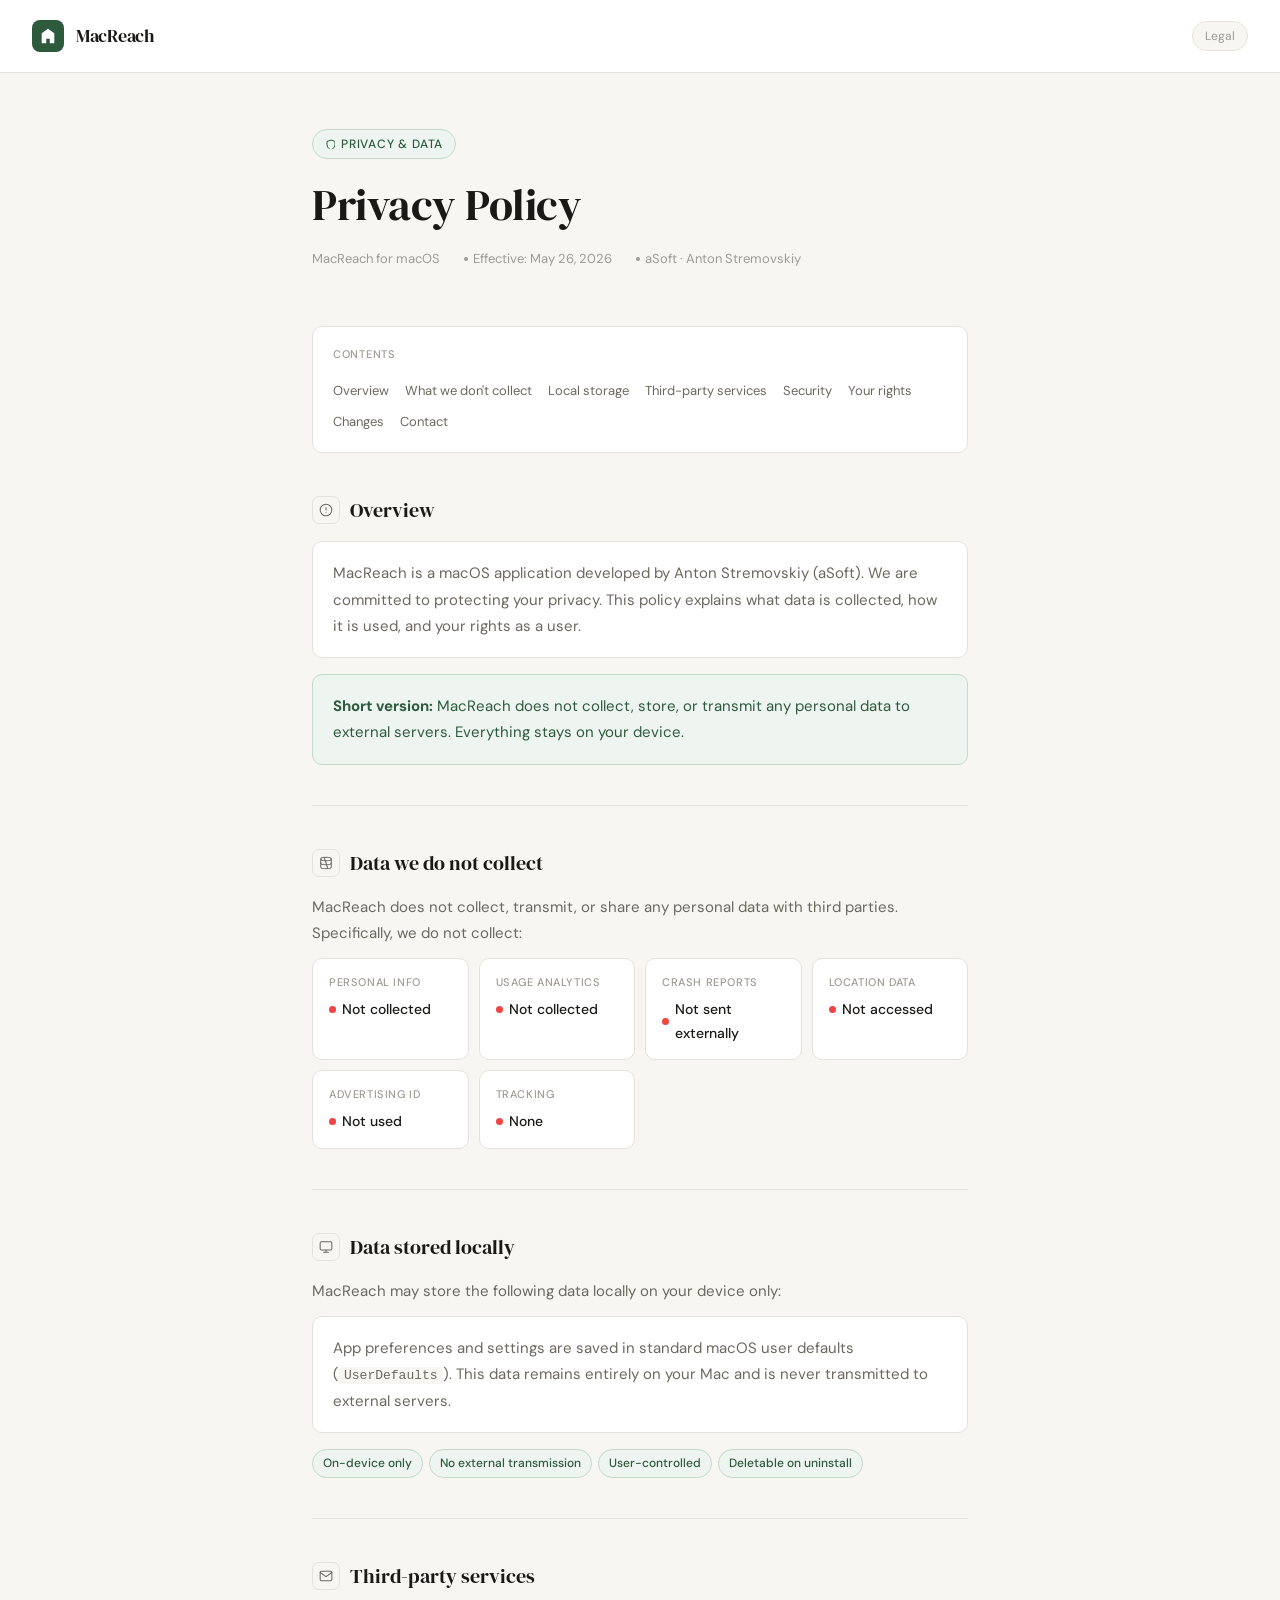
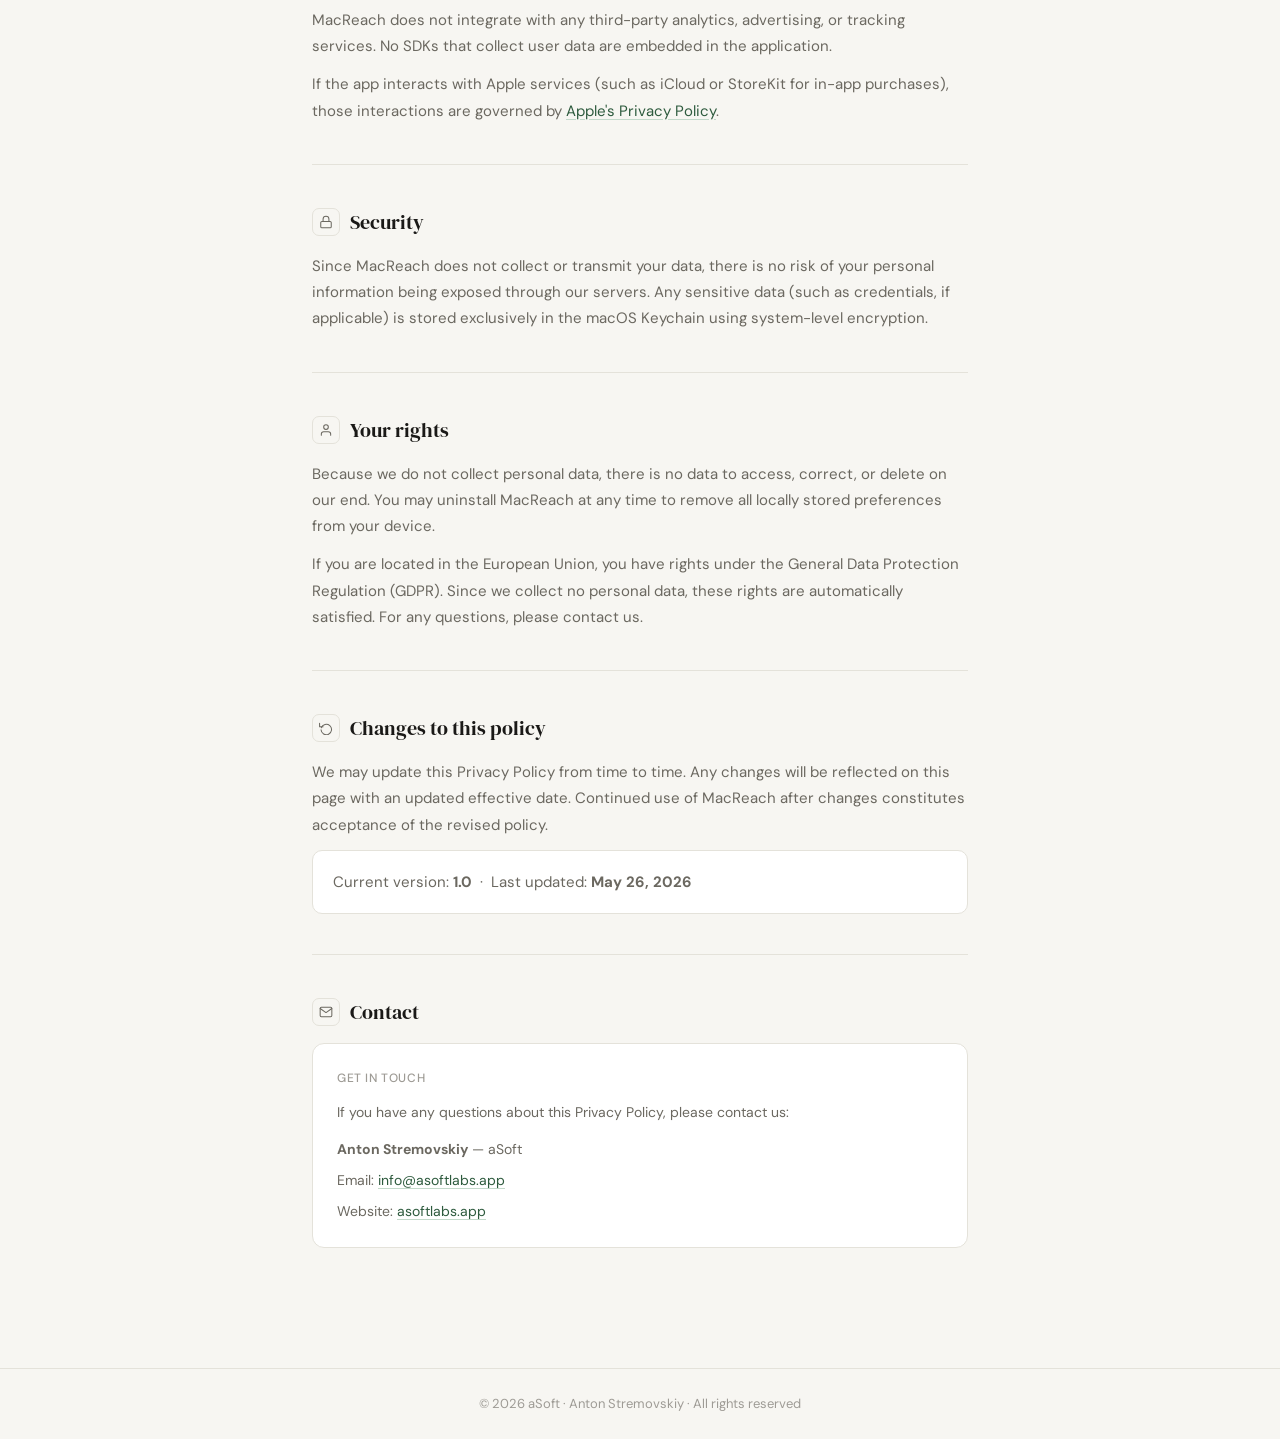
<file: macreach-privacy.html>
<!DOCTYPE html>
<html lang="en">
<head>
  <meta charset="UTF-8">
  <meta name="viewport" content="width=device-width, initial-scale=1.0">
  <title>MacReach — Privacy Policy</title>
  <link rel="preconnect" href="https://fonts.googleapis.com">
  <link href="https://fonts.googleapis.com/css2?family=DM+Serif+Display&family=DM+Sans:wght@300;400;500&display=swap" rel="stylesheet">
  <style>
    *, *::before, *::after { box-sizing: border-box; margin: 0; padding: 0; }

    :root {
      --bg: #f7f6f2;
      --surface: #ffffff;
      --border: #e4e2da;
      --text-primary: #1a1917;
      --text-secondary: #6b6860;
      --text-muted: #9e9b95;
      --accent: #2d5a3d;
      --accent-light: #eef4f0;
      --accent-border: #c3d9ca;
      --info-bg: #eff4fe;
      --info-border: #c5d5f8;
      --info-text: #1e3a8a;
    }

    html { scroll-behavior: smooth; }

    body {
      font-family: 'DM Sans', sans-serif;
      background: var(--bg);
      color: var(--text-primary);
      line-height: 1.7;
      min-height: 100vh;
    }

    /* ── Header ── */
    header {
      background: var(--surface);
      border-bottom: 1px solid var(--border);
      padding: 1.25rem 2rem;
      display: flex;
      align-items: center;
      gap: 12px;
      position: sticky;
      top: 0;
      z-index: 100;
    }

    .logo-mark {
      width: 32px; height: 32px;
      background: var(--accent);
      border-radius: 8px;
      display: flex; align-items: center; justify-content: center;
    }

    .logo-mark svg { fill: #fff; width: 18px; height: 18px; }

    .logo-text {
      font-family: 'DM Serif Display', serif;
      font-size: 18px;
      color: var(--text-primary);
      letter-spacing: -0.3px;
    }

    .header-badge {
      margin-left: auto;
      font-size: 12px;
      color: var(--text-muted);
      background: var(--bg);
      border: 1px solid var(--border);
      border-radius: 20px;
      padding: 4px 12px;
    }

    /* ── Layout ── */
    main {
      max-width: 720px;
      margin: 0 auto;
      padding: 3.5rem 2rem 5rem;
    }

    /* ── Hero ── */
    .hero {
      margin-bottom: 3.5rem;
    }

    .hero-tag {
      display: inline-flex;
      align-items: center;
      gap: 6px;
      font-size: 12px;
      font-weight: 500;
      text-transform: uppercase;
      letter-spacing: 0.8px;
      color: var(--accent);
      background: var(--accent-light);
      border: 1px solid var(--accent-border);
      border-radius: 20px;
      padding: 4px 12px;
      margin-bottom: 1.25rem;
    }

    h1 {
      font-family: 'DM Serif Display', serif;
      font-size: clamp(2rem, 5vw, 2.75rem);
      font-weight: 400;
      color: var(--text-primary);
      letter-spacing: -0.5px;
      line-height: 1.2;
      margin-bottom: 1rem;
    }

    .hero-meta {
      display: flex;
      gap: 1.5rem;
      flex-wrap: wrap;
    }

    .meta-item {
      font-size: 13px;
      color: var(--text-muted);
      display: flex;
      align-items: center;
      gap: 5px;
    }

    .meta-item::before {
      content: '';
      width: 4px; height: 4px;
      border-radius: 50%;
      background: var(--text-muted);
      display: inline-block;
    }

    .meta-item:first-child::before { display: none; }

    /* ── Divider ── */
    .divider {
      border: none;
      border-top: 1px solid var(--border);
      margin: 2.5rem 0;
    }

    /* ── Sections ── */
    .section { margin-bottom: 2.5rem; }

    h2 {
      font-family: 'DM Serif Display', serif;
      font-size: 1.25rem;
      font-weight: 400;
      color: var(--text-primary);
      margin-bottom: 0.875rem;
      display: flex;
      align-items: center;
      gap: 10px;
    }

    .section-icon {
      width: 28px; height: 28px;
      background: var(--bg);
      border: 1px solid var(--border);
      border-radius: 7px;
      display: inline-flex;
      align-items: center;
      justify-content: center;
      flex-shrink: 0;
    }

    .section-icon svg {
      width: 14px; height: 14px;
      stroke: var(--text-secondary);
      fill: none;
      stroke-width: 1.75;
      stroke-linecap: round;
      stroke-linejoin: round;
    }

    p {
      font-size: 15px;
      color: var(--text-secondary);
      line-height: 1.75;
      margin-bottom: 0.75rem;
    }

    p:last-child { margin-bottom: 0; }

    a {
      color: var(--accent);
      text-decoration: underline;
      text-decoration-color: var(--accent-border);
      text-underline-offset: 3px;
      transition: text-decoration-color 0.15s;
    }

    a:hover { text-decoration-color: var(--accent); }

    /* ── Highlight box ── */
    .box {
      background: var(--surface);
      border: 1px solid var(--border);
      border-radius: 10px;
      padding: 1.125rem 1.25rem;
      margin-bottom: 1rem;
    }

    .box p { margin: 0; }

    .box-info {
      background: var(--info-bg);
      border-color: var(--info-border);
    }

    .box-info p { color: var(--info-text); }
    .box-info a { color: var(--info-text); }

    .box-green {
      background: var(--accent-light);
      border-color: var(--accent-border);
    }

    .box-green p { color: var(--accent); }

    /* ── Cards grid ── */
    .card-grid {
      display: grid;
      grid-template-columns: repeat(auto-fit, minmax(150px, 1fr));
      gap: 10px;
      margin-bottom: 1rem;
    }

    .card {
      background: var(--surface);
      border: 1px solid var(--border);
      border-radius: 10px;
      padding: 0.875rem 1rem;
    }

    .card-label {
      font-size: 11px;
      text-transform: uppercase;
      letter-spacing: 0.6px;
      color: var(--text-muted);
      font-weight: 500;
      margin-bottom: 6px;
    }

    .card-value {
      font-size: 14px;
      font-weight: 500;
      color: var(--text-primary);
      display: flex;
      align-items: center;
      gap: 6px;
    }

    .card-value .dot {
      width: 7px; height: 7px;
      border-radius: 50%;
      background: #22c55e;
      flex-shrink: 0;
    }

    /* ── Tags ── */
    .tags { display: flex; flex-wrap: wrap; gap: 6px; margin-top: 0.875rem; }

    .tag {
      font-size: 12px;
      font-weight: 500;
      color: var(--accent);
      background: var(--accent-light);
      border: 1px solid var(--accent-border);
      border-radius: 20px;
      padding: 3px 10px;
    }

    /* ── Contact block ── */
    .contact-block {
      background: var(--surface);
      border: 1px solid var(--border);
      border-radius: 12px;
      padding: 1.5rem;
    }

    .contact-block p { margin-bottom: 0.4rem; font-size: 14px; }
    .contact-block p:last-child { margin-bottom: 0; }
    .contact-label {
      font-size: 12px;
      color: var(--text-muted);
      text-transform: uppercase;
      letter-spacing: 0.6px;
      font-weight: 500;
      margin-bottom: 0.75rem;
    }

    /* ── Footer ── */
    footer {
      border-top: 1px solid var(--border);
      padding: 1.5rem 2rem;
      text-align: center;
      font-size: 13px;
      color: var(--text-muted);
    }

    /* ── TOC ── */
    .toc {
      background: var(--surface);
      border: 1px solid var(--border);
      border-radius: 10px;
      padding: 1.125rem 1.25rem;
      margin-bottom: 2.5rem;
    }

    .toc-title {
      font-size: 11px;
      font-weight: 500;
      text-transform: uppercase;
      letter-spacing: 0.7px;
      color: var(--text-muted);
      margin-bottom: 0.75rem;
    }

    .toc-list {
      list-style: none;
      display: flex;
      flex-wrap: wrap;
      gap: 4px 16px;
    }

    .toc-list li a {
      font-size: 13px;
      color: var(--text-secondary);
      text-decoration: none;
      transition: color 0.15s;
    }

    .toc-list li a:hover { color: var(--accent); }

    @media (max-width: 600px) {
      header { padding: 1rem 1.25rem; }
      main { padding: 2rem 1.25rem 4rem; }
      .hero-meta { gap: 0.75rem; }
    }
  </style>
</head>
<body>

<header>
  <div class="logo-mark">
    <svg viewBox="0 0 20 20"><path d="M10 2L3 7v11h5v-5h4v5h5V7L10 2z"/></svg>
  </div>
  <span class="logo-text">MacReach</span>
  <span class="header-badge">Legal</span>
</header>

<main>

  <div class="hero">
    <div class="hero-tag">
      <svg width="10" height="10" viewBox="0 0 20 20" fill="none" stroke="currentColor" stroke-width="2" stroke-linecap="round"><path d="M12 22s8-4 8-10V5l-8-3-8 3v7c0 6 8 10 8 10z"/></svg>
      Privacy &amp; Data
    </div>
    <h1>Privacy Policy</h1>
    <div class="hero-meta">
      <span class="meta-item">MacReach for macOS</span>
      <span class="meta-item">Effective: May 26, 2026</span>
      <span class="meta-item">aSoft · Anton Stremovskiy</span>
    </div>
  </div>

  <div class="toc">
    <div class="toc-title">Contents</div>
    <ul class="toc-list">
      <li><a href="#overview">Overview</a></li>
      <li><a href="#no-collect">What we don't collect</a></li>
      <li><a href="#local">Local storage</a></li>
      <li><a href="#third-party">Third-party services</a></li>
      <li><a href="#security">Security</a></li>
      <li><a href="#rights">Your rights</a></li>
      <li><a href="#changes">Changes</a></li>
      <li><a href="#contact">Contact</a></li>
    </ul>
  </div>

  <div class="section" id="overview">
    <h2>
      <span class="section-icon"><svg viewBox="0 0 24 24"><circle cx="12" cy="12" r="10"/><line x1="12" y1="8" x2="12" y2="12"/><line x1="12" y1="16" x2="12.01" y2="16"/></svg></span>
      Overview
    </h2>
    <div class="box">
      <p>MacReach is a macOS application developed by Anton Stremovskiy (aSoft). We are committed to protecting your privacy. This policy explains what data is collected, how it is used, and your rights as a user.</p>
    </div>
    <div class="box box-green">
      <p><strong>Short version:</strong> MacReach does not collect, store, or transmit any personal data to external servers. Everything stays on your device.</p>
    </div>
  </div>

  <hr class="divider">

  <div class="section" id="no-collect">
    <h2>
      <span class="section-icon"><svg viewBox="0 0 24 24"><ellipse cx="12" cy="5" rx="9" ry="3"/><path d="M21 12c0 1.66-4 3-9 3s-9-1.34-9-3"/><path d="M3 5v14c0 1.66 4 3 9 3s9-1.34 9-3V5"/><line x1="9" y1="3" x2="15" y2="21"/></svg></span>
      Data we do not collect
    </h2>
    <p>MacReach does not collect, transmit, or share any personal data with third parties. Specifically, we do not collect:</p>
    <div class="card-grid">
      <div class="card"><div class="card-label">Personal info</div><div class="card-value"><span class="dot" style="background:#ef4444"></span>Not collected</div></div>
      <div class="card"><div class="card-label">Usage analytics</div><div class="card-value"><span class="dot" style="background:#ef4444"></span>Not collected</div></div>
      <div class="card"><div class="card-label">Crash reports</div><div class="card-value"><span class="dot" style="background:#ef4444"></span>Not sent externally</div></div>
      <div class="card"><div class="card-label">Location data</div><div class="card-value"><span class="dot" style="background:#ef4444"></span>Not accessed</div></div>
      <div class="card"><div class="card-label">Advertising ID</div><div class="card-value"><span class="dot" style="background:#ef4444"></span>Not used</div></div>
      <div class="card"><div class="card-label">Tracking</div><div class="card-value"><span class="dot" style="background:#ef4444"></span>None</div></div>
    </div>
  </div>

  <hr class="divider">

  <div class="section" id="local">
    <h2>
      <span class="section-icon"><svg viewBox="0 0 24 24"><rect x="2" y="3" width="20" height="14" rx="2"/><path d="M8 21h8M12 17v4"/></svg></span>
      Data stored locally
    </h2>
    <p>MacReach may store the following data locally on your device only:</p>
    <div class="box">
      <p>App preferences and settings are saved in standard macOS user defaults (<code style="font-family:monospace; font-size:13px; background:var(--bg); padding:1px 5px; border-radius:4px;">UserDefaults</code>). This data remains entirely on your Mac and is never transmitted to external servers.</p>
    </div>
    <div class="tags">
      <span class="tag">On-device only</span>
      <span class="tag">No external transmission</span>
      <span class="tag">User-controlled</span>
      <span class="tag">Deletable on uninstall</span>
    </div>
  </div>

  <hr class="divider">

  <div class="section" id="third-party">
    <h2>
      <span class="section-icon"><svg viewBox="0 0 24 24"><path d="M4 4h16c1.1 0 2 .9 2 2v12c0 1.1-.9 2-2 2H4c-1.1 0-2-.9-2-2V6c0-1.1.9-2 2-2z"/><polyline points="22,6 12,13 2,6"/></svg></span>
      Third-party services
    </h2>
    <p>MacReach does not integrate with any third-party analytics, advertising, or tracking services. No SDKs that collect user data are embedded in the application.</p>
    <p>If the app interacts with Apple services (such as iCloud or StoreKit for in-app purchases), those interactions are governed by <a href="https://www.apple.com/legal/privacy/" target="_blank" rel="noopener">Apple's Privacy Policy</a>.</p>
  </div>

  <hr class="divider">

  <div class="section" id="security">
    <h2>
      <span class="section-icon"><svg viewBox="0 0 24 24"><rect x="3" y="11" width="18" height="11" rx="2" ry="2"/><path d="M7 11V7a5 5 0 0 1 10 0v4"/></svg></span>
      Security
    </h2>
    <p>Since MacReach does not collect or transmit your data, there is no risk of your personal information being exposed through our servers. Any sensitive data (such as credentials, if applicable) is stored exclusively in the macOS Keychain using system-level encryption.</p>
  </div>

  <hr class="divider">

  <div class="section" id="rights">
    <h2>
      <span class="section-icon"><svg viewBox="0 0 24 24"><path d="M20 21v-2a4 4 0 0 0-4-4H8a4 4 0 0 0-4 4v2"/><circle cx="12" cy="7" r="4"/></svg></span>
      Your rights
    </h2>
    <p>Because we do not collect personal data, there is no data to access, correct, or delete on our end. You may uninstall MacReach at any time to remove all locally stored preferences from your device.</p>
    <p>If you are located in the European Union, you have rights under the General Data Protection Regulation (GDPR). Since we collect no personal data, these rights are automatically satisfied. For any questions, please contact us.</p>
  </div>

  <hr class="divider">

  <div class="section" id="changes">
    <h2>
      <span class="section-icon"><svg viewBox="0 0 24 24"><polyline points="1 4 1 10 7 10"/><path d="M3.51 15a9 9 0 1 0 .49-3.45"/></svg></span>
      Changes to this policy
    </h2>
    <p>We may update this Privacy Policy from time to time. Any changes will be reflected on this page with an updated effective date. Continued use of MacReach after changes constitutes acceptance of the revised policy.</p>
    <div class="box">
      <p>Current version: <strong>1.0</strong> &nbsp;·&nbsp; Last updated: <strong>May 26, 2026</strong></p>
    </div>
  </div>

  <hr class="divider">

  <div class="section" id="contact">
    <h2>
      <span class="section-icon"><svg viewBox="0 0 24 24"><path d="M4 4h16c1.1 0 2 .9 2 2v12c0 1.1-.9 2-2 2H4c-1.1 0-2-.9-2-2V6c0-1.1.9-2 2-2z"/><polyline points="22,6 12,13 2,6"/></svg></span>
      Contact
    </h2>
    <div class="contact-block">
      <div class="contact-label">Get in touch</div>
      <p>If you have any questions about this Privacy Policy, please contact us:</p>
      <p style="margin-top:0.75rem;"><strong>Anton Stremovskiy</strong> — aSoft</p>
      <p>Email: <a href="mailto:info@asoftlabs.app">info@asoftlabs.app</a></p>
      <p>Website: <a href="https://asoftlabs.app" target="_blank" rel="noopener">asoftlabs.app</a></p>
    </div>
  </div>

</main>

<footer>
  © 2026 aSoft · Anton Stremovskiy · All rights reserved
</footer>

</body>
</html>
</file>
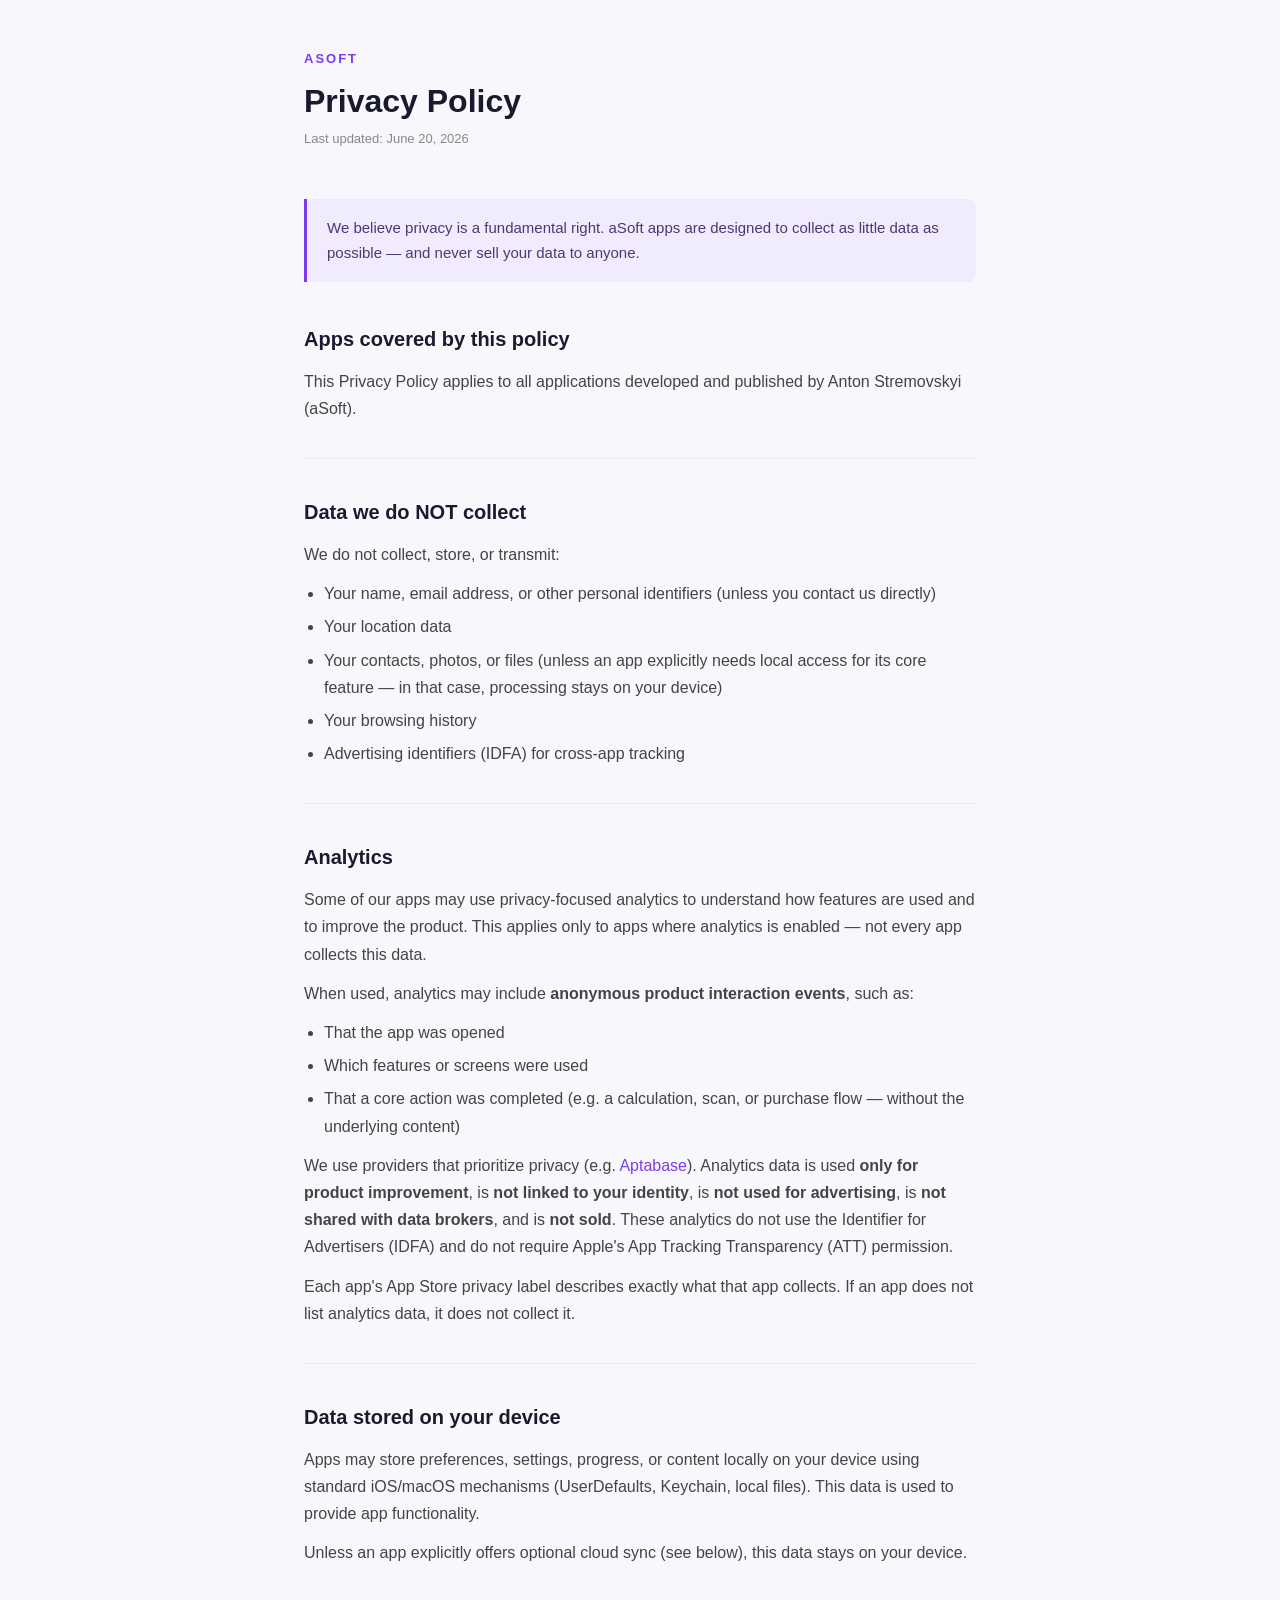
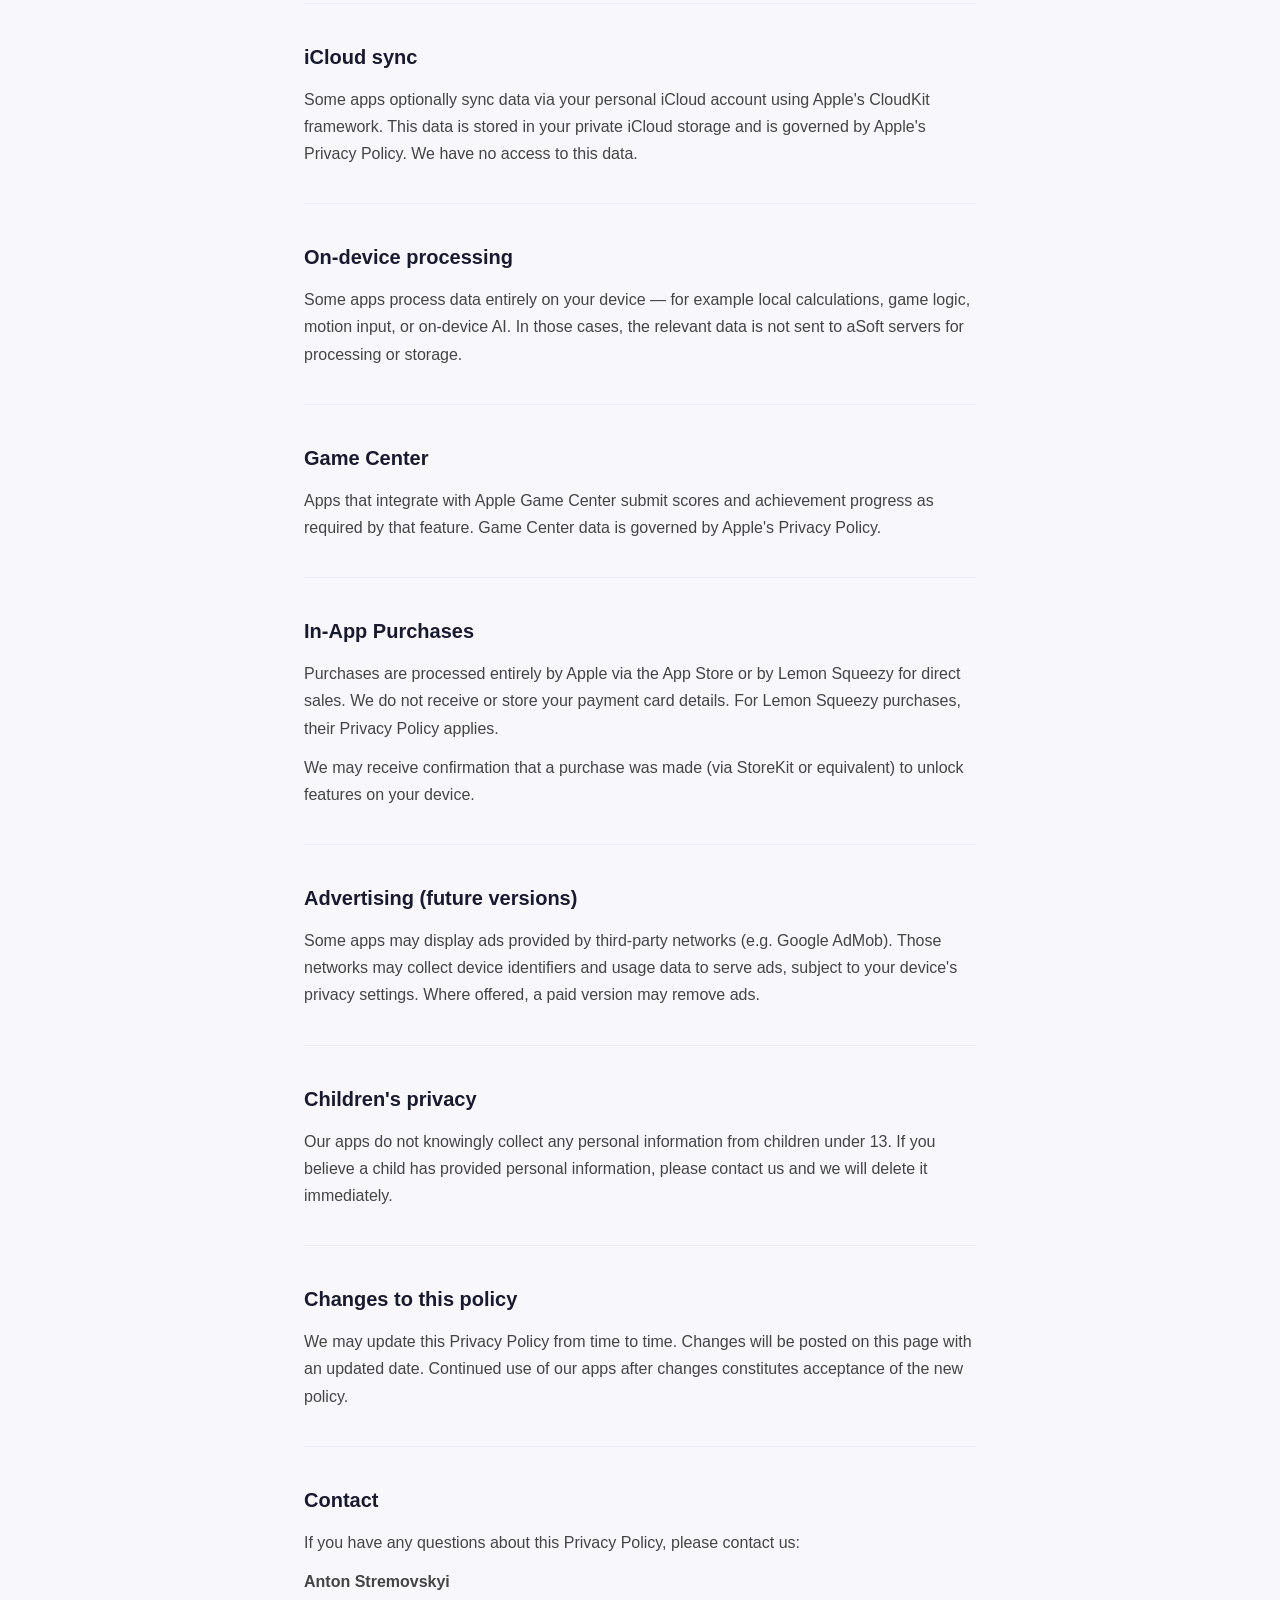
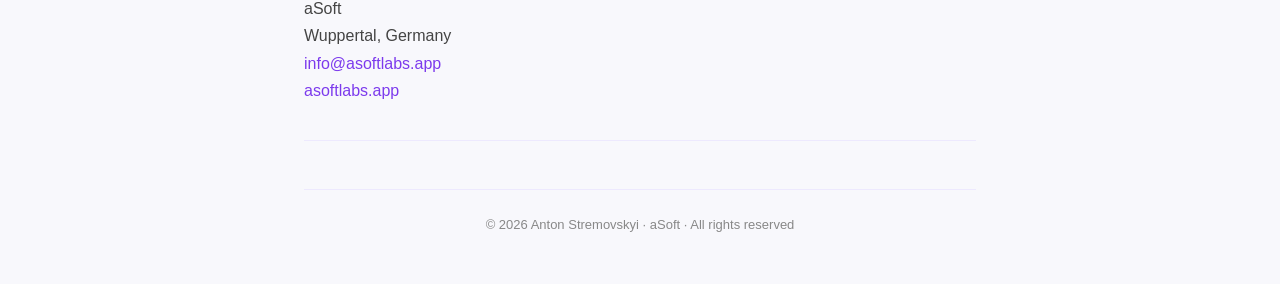
<file: privacy-policy.html>
<!DOCTYPE html>
<html lang="en">
<head>
<meta charset="UTF-8">
<meta name="viewport" content="width=device-width, initial-scale=1.0">
<title>Privacy Policy — aSoft</title>
<style>
  * { box-sizing: border-box; margin: 0; padding: 0; }
  body { font-family: -apple-system, BlinkMacSystemFont, 'Segoe UI', sans-serif; font-size: 16px; line-height: 1.7; color: #1a1a2e; background: #f8f8fc; }
  .container { max-width: 720px; margin: 0 auto; padding: 48px 24px; }
  header { margin-bottom: 48px; }
  .brand { font-size: 13px; font-weight: 600; color: #7c3aed; letter-spacing: 2px; text-transform: uppercase; margin-bottom: 12px; }
  h1 { font-size: 32px; font-weight: 700; color: #1a1a2e; line-height: 1.2; margin-bottom: 8px; }
  .updated { font-size: 13px; color: #888; }
  .intro { background: #f0ebff; border-left: 3px solid #7c3aed; border-radius: 0 8px 8px 0; padding: 16px 20px; margin-bottom: 40px; color: #4a3a6e; font-size: 15px; }
  h2 { font-size: 20px; font-weight: 600; color: #1a1a2e; margin: 36px 0 12px; }
  p { color: #444; margin-bottom: 12px; }
  ul { color: #444; padding-left: 20px; margin-bottom: 12px; }
  ul li { margin-bottom: 6px; }
  a { color: #7c3aed; text-decoration: none; }
  a:hover { text-decoration: underline; }
  .section { border-bottom: 1px solid #ede9fe; padding-bottom: 24px; margin-bottom: 8px; }
  footer { margin-top: 48px; padding-top: 24px; border-top: 1px solid #ede9fe; font-size: 13px; color: #888; text-align: center; }
</style>
</head>
<body>
<div class="container">

  <header>
    <div class="brand">aSoft</div>
    <h1>Privacy Policy</h1>
    <div class="updated">Last updated: June 20, 2026</div>
  </header>

  <div class="intro">
    We believe privacy is a fundamental right. aSoft apps are designed to collect as little data as possible — and never sell your data to anyone.
  </div>

  <div class="section">
    <h2>Apps covered by this policy</h2>
    <p>This Privacy Policy applies to all applications developed and published by Anton Stremovskyi (aSoft).</p>
  </div>

  <div class="section">
    <h2>Data we do NOT collect</h2>
    <p>We do not collect, store, or transmit:</p>
    <ul>
      <li>Your name, email address, or other personal identifiers (unless you contact us directly)</li>
      <li>Your location data</li>
      <li>Your contacts, photos, or files (unless an app explicitly needs local access for its core feature — in that case, processing stays on your device)</li>
      <li>Your browsing history</li>
      <li>Advertising identifiers (IDFA) for cross-app tracking</li>
    </ul>
  </div>

  <div class="section">
    <h2>Analytics</h2>
    <p>Some of our apps may use privacy-focused analytics to understand how features are used and to improve the product. This applies only to apps where analytics is enabled — not every app collects this data.</p>
    <p>When used, analytics may include <strong>anonymous product interaction events</strong>, such as:</p>
    <ul>
      <li>That the app was opened</li>
      <li>Which features or screens were used</li>
      <li>That a core action was completed (e.g. a calculation, scan, or purchase flow — without the underlying content)</li>
    </ul>
    <p>We use providers that prioritize privacy (e.g. <a href="https://aptabase.com" target="_blank" rel="noopener">Aptabase</a>). Analytics data is used <strong>only for product improvement</strong>, is <strong>not linked to your identity</strong>, is <strong>not used for advertising</strong>, is <strong>not shared with data brokers</strong>, and is <strong>not sold</strong>. These analytics do not use the Identifier for Advertisers (IDFA) and do not require Apple's App Tracking Transparency (ATT) permission.</p>
    <p>Each app's App Store privacy label describes exactly what that app collects. If an app does not list analytics data, it does not collect it.</p>
  </div>

  <div class="section">
    <h2>Data stored on your device</h2>
    <p>Apps may store preferences, settings, progress, or content locally on your device using standard iOS/macOS mechanisms (UserDefaults, Keychain, local files). This data is used to provide app functionality.</p>
    <p>Unless an app explicitly offers optional cloud sync (see below), this data stays on your device.</p>
  </div>

  <div class="section">
    <h2>iCloud sync</h2>
    <p>Some apps optionally sync data via your personal iCloud account using Apple's CloudKit framework. This data is stored in your private iCloud storage and is governed by Apple's Privacy Policy. We have no access to this data.</p>
  </div>

  <div class="section">
    <h2>On-device processing</h2>
    <p>Some apps process data entirely on your device — for example local calculations, game logic, motion input, or on-device AI. In those cases, the relevant data is not sent to aSoft servers for processing or storage.</p>
  </div>

  <div class="section">
    <h2>Game Center</h2>
    <p>Apps that integrate with Apple Game Center submit scores and achievement progress as required by that feature. Game Center data is governed by Apple's Privacy Policy.</p>
  </div>

  <div class="section">
    <h2>In-App Purchases</h2>
    <p>Purchases are processed entirely by Apple via the App Store or by Lemon Squeezy for direct sales. We do not receive or store your payment card details. For Lemon Squeezy purchases, their Privacy Policy applies.</p>
    <p>We may receive confirmation that a purchase was made (via StoreKit or equivalent) to unlock features on your device.</p>
  </div>

  <div class="section">
    <h2>Advertising (future versions)</h2>
    <p>Some apps may display ads provided by third-party networks (e.g. Google AdMob). Those networks may collect device identifiers and usage data to serve ads, subject to your device's privacy settings. Where offered, a paid version may remove ads.</p>
  </div>

  <div class="section">
    <h2>Children's privacy</h2>
    <p>Our apps do not knowingly collect any personal information from children under 13. If you believe a child has provided personal information, please contact us and we will delete it immediately.</p>
  </div>

  <div class="section">
    <h2>Changes to this policy</h2>
    <p>We may update this Privacy Policy from time to time. Changes will be posted on this page with an updated date. Continued use of our apps after changes constitutes acceptance of the new policy.</p>
  </div>

  <div class="section">
    <h2>Contact</h2>
    <p>If you have any questions about this Privacy Policy, please contact us:</p>
    <p><strong>Anton Stremovskyi</strong><br>
    aSoft<br>
    Wuppertal, Germany<br>
    <a href="mailto:info@asoftlabs.app">info@asoftlabs.app</a><br>
    <a href="https://asoftlabs.app">asoftlabs.app</a></p>
  </div>

  <footer>
    &copy; 2026 Anton Stremovskyi · aSoft · All rights reserved
  </footer>

</div>
</body>
</html>
</file>
<file: styles.css>
:root {
  color-scheme: light;
  --paper: #f7f1e8;
  --paper-deep: #eee2d3;
  --surface: rgba(255, 252, 247, 0.86);
  --surface-solid: #fffaf4;
  --surface-muted: #f1e7db;
  --ink: #292620;
  --ink-soft: #5e574e;
  --muted: #82796e;
  --terracotta: #c86f55;
  --terracotta-dark: #aa563f;
  --sage: #7d9880;
  --line: rgba(89, 72, 54, 0.12);
  --shadow: 0 24px 70px rgba(83, 63, 43, 0.11);
  --shadow-soft: 0 12px 36px rgba(83, 63, 43, 0.08);
  --radius-xl: 38px;
  --radius-lg: 28px;
  --radius-md: 20px;
  --font-display: "Avenir Next", "SF Pro Rounded", "Segoe UI", sans-serif;
  --font-body: "Avenir Next", "SF Pro Text", "Segoe UI", sans-serif;
}

*,
*::before,
*::after {
  box-sizing: border-box;
}

html {
  scroll-behavior: smooth;
  scroll-padding-top: 100px;
}

body {
  min-width: 320px;
  margin: 0;
  overflow-x: hidden;
  background: var(--paper);
  color: var(--ink);
  font-family: var(--font-body);
  -webkit-font-smoothing: antialiased;
}

body.dialog-open {
  overflow: hidden;
}

button,
a {
  -webkit-tap-highlight-color: transparent;
}

button {
  color: inherit;
  font: inherit;
}

a {
  color: inherit;
}

img {
  display: block;
  max-width: 100%;
}

.page-background {
  position: fixed;
  inset: 0;
  z-index: -1;
  overflow: hidden;
  pointer-events: none;
}

.page-background::after {
  position: absolute;
  inset: 0;
  background-image: url("data:image/svg+xml,%3Csvg width='90' height='90' viewBox='0 0 90 90' xmlns='http://www.w3.org/2000/svg'%3E%3Cfilter id='n'%3E%3CfeTurbulence type='fractalNoise' baseFrequency='.8' numOctaves='3' stitchTiles='stitch'/%3E%3C/filter%3E%3Crect width='100%25' height='100%25' filter='url(%23n)' opacity='.022'/%3E%3C/svg%3E");
  content: "";
}

.glow {
  position: absolute;
  border-radius: 50%;
  filter: blur(4px);
  opacity: 0.55;
}

.glow-one {
  width: 760px;
  height: 760px;
  top: -330px;
  left: -240px;
  background: radial-gradient(circle, #f0b9a7 0, rgba(240, 185, 167, 0) 69%);
}

.glow-two {
  width: 720px;
  height: 720px;
  top: 300px;
  right: -340px;
  background: radial-gradient(circle, #c7d7c5 0, rgba(199, 215, 197, 0) 70%);
}

.glow-three {
  width: 620px;
  height: 620px;
  top: 1450px;
  left: 15%;
  background: radial-gradient(circle, #ead3a5 0, rgba(234, 211, 165, 0) 70%);
}

.container {
  width: min(1200px, calc(100% - 48px));
  margin-inline: auto;
}

.site-header {
  position: sticky;
  top: 0;
  z-index: 40;
  border-bottom: 1px solid rgba(112, 87, 63, 0.08);
  background: rgba(247, 241, 232, 0.76);
  backdrop-filter: blur(24px) saturate(130%);
  -webkit-backdrop-filter: blur(24px) saturate(130%);
}

.nav-content {
  display: grid;
  grid-template-columns: 1fr auto 1fr;
  align-items: center;
  min-height: 78px;
  gap: 24px;
}

.brand {
  display: inline-flex;
  align-items: center;
  width: max-content;
  gap: 11px;
  text-decoration: none;
  font-family: var(--font-display);
  font-size: 20px;
  font-weight: 700;
  letter-spacing: -0.5px;
}

.brand img {
  border-radius: 13px;
  box-shadow: 0 6px 16px rgba(67, 50, 37, 0.1);
}

.nav-links {
  display: flex;
  align-items: center;
  gap: 34px;
}

.nav-links a,
.footer-links a {
  color: var(--ink-soft);
  font-size: 14px;
  font-weight: 600;
  text-decoration: none;
  transition: color 180ms ease;
}

.nav-links a:hover,
.footer-links a:hover {
  color: var(--terracotta-dark);
}

.language-switcher {
  display: flex;
  justify-self: end;
  gap: 3px;
  padding: 4px;
  border: 1px solid var(--line);
  border-radius: 999px;
  background: rgba(255, 251, 245, 0.66);
}

.language-button {
  min-width: 38px;
  padding: 7px 9px;
  border: 0;
  border-radius: 999px;
  background: transparent;
  color: var(--muted);
  cursor: pointer;
  font-size: 12px;
  font-weight: 700;
  transition: background 180ms ease, color 180ms ease, box-shadow 180ms ease;
}

.language-button[aria-pressed="true"] {
  background: var(--surface-solid);
  color: var(--ink);
  box-shadow: 0 3px 12px rgba(80, 61, 43, 0.1);
}

.hero {
  display: grid;
  grid-template-columns: minmax(0, 1.08fr) minmax(360px, 0.92fr);
  align-items: center;
  min-height: 690px;
  padding-block: 80px 100px;
  gap: 84px;
}

.eyebrow {
  display: flex;
  align-items: center;
  gap: 10px;
  margin: 0 0 18px;
  color: var(--terracotta-dark);
  font-size: 12px;
  font-weight: 700;
  letter-spacing: 0.12em;
  text-transform: uppercase;
}

.eyebrow > span:first-child {
  width: 24px;
  height: 2px;
  border-radius: 4px;
  background: currentColor;
}

.hero h1,
.section-heading h2,
.values-card h2 {
  margin: 0;
  font-family: var(--font-display);
  font-weight: 700;
  letter-spacing: -0.055em;
}

.hero h1 {
  max-width: 760px;
  font-size: clamp(48px, 6.2vw, 82px);
  line-height: 0.99;
}

.hero h1 em {
  color: var(--terracotta);
  font-style: normal;
}

.hero-description {
  max-width: 650px;
  margin: 28px 0 0;
  color: var(--ink-soft);
  font-size: 18px;
  line-height: 1.7;
}

.hero-actions {
  display: flex;
  flex-wrap: wrap;
  gap: 12px;
  margin-top: 32px;
}

.button {
  display: inline-flex;
  align-items: center;
  justify-content: center;
  min-height: 52px;
  padding: 0 24px;
  border: 1px solid transparent;
  border-radius: 16px;
  font-size: 14px;
  font-weight: 700;
  text-decoration: none;
  transition: transform 180ms ease, box-shadow 180ms ease, background 180ms ease;
}

.button:hover {
  transform: translateY(-2px);
}

.button-primary {
  background: var(--ink);
  color: #fffaf3;
  box-shadow: 0 12px 25px rgba(47, 38, 31, 0.19);
}

.button-primary:hover {
  box-shadow: 0 16px 30px rgba(47, 38, 31, 0.24);
}

.button-secondary {
  border-color: var(--line);
  background: rgba(255, 252, 247, 0.54);
  color: var(--ink);
}

.hero-stats {
  display: flex;
  max-width: 590px;
  margin-top: 48px;
  border-top: 1px solid var(--line);
  padding-top: 25px;
  gap: 40px;
}

.hero-stats div {
  display: grid;
  gap: 2px;
}

.hero-stats strong {
  font-family: var(--font-display);
  font-size: 27px;
  letter-spacing: -0.04em;
}

.hero-stats span {
  color: var(--muted);
  font-size: 12px;
}

.hero-visual {
  position: relative;
  min-height: 500px;
}

.hero-visual::before {
  position: absolute;
  width: 410px;
  height: 410px;
  top: 50%;
  left: 50%;
  border: 1px solid rgba(117, 91, 66, 0.12);
  border-radius: 50%;
  content: "";
  transform: translate(-50%, -50%);
}

.hero-visual::after {
  position: absolute;
  width: 290px;
  height: 290px;
  top: 50%;
  left: 50%;
  border: 1px dashed rgba(117, 91, 66, 0.16);
  border-radius: 50%;
  content: "";
  transform: translate(-50%, -50%);
}

.hero-card {
  position: absolute;
  z-index: 2;
  display: flex;
  flex-direction: column;
  align-items: center;
  text-align: center;
}

.hero-card-main {
  width: 280px;
  min-height: 300px;
  top: 50%;
  left: 50%;
  justify-content: center;
  padding: 32px;
  border: 1px solid rgba(255, 255, 255, 0.72);
  border-radius: 42px;
  background: rgba(255, 250, 244, 0.8);
  box-shadow: var(--shadow);
  transform: translate(-50%, -50%) rotate(-2deg);
  backdrop-filter: blur(24px);
}

.hero-card-main img {
  border-radius: 27px;
  box-shadow: 0 18px 36px rgba(58, 45, 34, 0.18);
}

.hero-card-main span {
  margin-top: 22px;
  font-family: var(--font-display);
  font-size: 24px;
  font-weight: 700;
  letter-spacing: -0.04em;
}

.hero-card-main small {
  margin-top: 5px;
  color: var(--muted);
  font-size: 12px;
}

.floating-icon {
  position: absolute;
  z-index: 3;
  border: 6px solid rgba(255, 250, 244, 0.84);
  border-radius: 24px;
  box-shadow: 0 18px 35px rgba(67, 50, 37, 0.17);
}

.floating-icon-one {
  top: 48px;
  right: 22px;
  transform: rotate(7deg);
}

.floating-icon-two {
  right: 4px;
  bottom: 73px;
  transform: rotate(-5deg);
}

.floating-icon-three {
  bottom: 46px;
  left: 12px;
  transform: rotate(8deg);
}

.decorative-line {
  position: absolute;
  z-index: 1;
  width: 66px;
  height: 66px;
  border-color: rgba(200, 111, 85, 0.52);
}

.decorative-line-one {
  top: 78px;
  left: 15px;
  border-top: 2px solid;
  border-left: 2px solid;
  border-radius: 30px 0 0;
}

.decorative-line-two {
  right: 35px;
  bottom: 50px;
  border-right: 2px solid;
  border-bottom: 2px solid;
  border-radius: 0 0 30px;
}

.apps-section {
  padding: 106px 0 130px;
  border-top: 1px solid var(--line);
  background: rgba(255, 252, 247, 0.34);
}

.section-heading {
  display: grid;
  grid-template-columns: 1fr minmax(260px, 420px);
  align-items: end;
  gap: 50px;
}

.section-heading h2,
.values-card h2 {
  font-size: clamp(38px, 5vw, 60px);
  line-height: 1.06;
}

.section-heading > p {
  margin: 0 0 4px;
  color: var(--ink-soft);
  font-size: 16px;
  line-height: 1.65;
}

.filter-bar {
  display: flex;
  flex-wrap: wrap;
  gap: 8px;
  margin: 44px 0 34px;
}

.filter-button {
  padding: 10px 17px;
  border: 1px solid var(--line);
  border-radius: 999px;
  background: rgba(255, 252, 247, 0.64);
  color: var(--ink-soft);
  cursor: pointer;
  font-size: 13px;
  font-weight: 700;
  transition: background 180ms ease, color 180ms ease, transform 180ms ease;
}

.filter-button:hover {
  transform: translateY(-1px);
}

.filter-button.active {
  border-color: var(--ink);
  background: var(--ink);
  color: #fffaf3;
}

.apps-grid {
  display: grid;
  grid-template-columns: repeat(3, minmax(0, 1fr));
  gap: 22px;
}

.app-card {
  --app-accent: #c86f55;
  --app-soft: #f1d9d0;
  position: relative;
  display: flex;
  flex-direction: column;
  min-height: 500px;
  overflow: hidden;
  border: 1px solid rgba(105, 81, 57, 0.11);
  border-radius: var(--radius-lg);
  outline: none;
  background: var(--surface);
  box-shadow: var(--shadow-soft);
  cursor: pointer;
  transition: transform 230ms ease, box-shadow 230ms ease, border-color 230ms ease;
}

.app-card:hover,
.app-card:focus-visible {
  z-index: 1;
  border-color: color-mix(in srgb, var(--app-accent) 38%, white);
  box-shadow: 0 28px 60px color-mix(in srgb, var(--app-accent) 18%, transparent);
  transform: translateY(-7px);
}

.card-preview {
  position: relative;
  height: 205px;
  overflow: hidden;
  background: linear-gradient(145deg, var(--app-soft), rgba(255, 251, 245, 0.7));
}

.card-preview::after {
  position: absolute;
  inset: 0;
  background: linear-gradient(180deg, rgba(255, 255, 255, 0) 48%, rgba(255, 251, 246, 0.34) 100%);
  content: "";
}

.card-preview > img {
  width: 100%;
  height: 100%;
  object-fit: cover;
  object-position: top center;
  opacity: 0.92;
  transition: transform 480ms cubic-bezier(0.2, 0.75, 0.2, 1);
}

.app-card[data-orientation="portrait"] .card-preview > img {
  object-fit: contain;
  padding: 18px 80px 0;
}

.app-card:hover .card-preview > img {
  transform: scale(1.035);
}

.card-icon {
  position: absolute;
  z-index: 2;
  bottom: 16px;
  left: 22px;
  width: 64px;
  height: 64px;
  border: 5px solid rgba(255, 250, 244, 0.92);
  border-radius: 19px;
  object-fit: cover;
  box-shadow: 0 11px 26px rgba(54, 41, 30, 0.2);
}

.featured-label {
  position: absolute;
  z-index: 2;
  top: 16px;
  right: 16px;
  padding: 6px 10px;
  border: 1px solid rgba(255, 255, 255, 0.72);
  border-radius: 999px;
  background: rgba(255, 250, 244, 0.82);
  color: var(--ink);
  font-size: 10px;
  font-weight: 800;
  letter-spacing: 0.08em;
  text-transform: uppercase;
  backdrop-filter: blur(12px);
}

.card-body {
  display: flex;
  flex: 1;
  flex-direction: column;
  padding: 24px 24px 22px;
}

.card-meta {
  display: flex;
  align-items: center;
  justify-content: space-between;
  gap: 10px;
}

.card-category {
  color: var(--app-accent);
  font-size: 11px;
  font-weight: 800;
  letter-spacing: 0.08em;
  text-transform: uppercase;
}

.platform-icons {
  display: flex;
  gap: 5px;
}

.platform-pill {
  padding: 4px 7px;
  border-radius: 999px;
  background: var(--surface-muted);
  color: var(--muted);
  font-size: 9px;
  font-weight: 800;
  letter-spacing: 0.04em;
  text-transform: uppercase;
}

.card-body h3 {
  margin: 13px 0 0;
  font-family: var(--font-display);
  font-size: 28px;
  letter-spacing: -0.045em;
}

.card-tagline {
  margin: 5px 0 0;
  color: var(--ink-soft);
  font-size: 14px;
  line-height: 1.45;
}

.card-footer {
  display: flex;
  align-items: center;
  justify-content: space-between;
  margin-top: auto;
  padding-top: 24px;
  gap: 12px;
}

.card-footer > span {
  color: var(--muted);
  font-size: 12px;
  font-weight: 600;
}

.card-open {
  display: inline-grid;
  width: 38px;
  height: 38px;
  place-items: center;
  border: 0;
  border-radius: 50%;
  background: var(--app-soft);
  color: var(--app-accent);
  cursor: pointer;
  font-size: 18px;
  font-weight: 700;
  transition: transform 180ms ease, background 180ms ease;
}

.app-card:hover .card-open {
  background: var(--app-accent);
  color: white;
  transform: translateX(2px);
}

.empty-state {
  padding: 60px 0;
  color: var(--muted);
  text-align: center;
}

.values-section {
  padding: 120px 0;
}

.values-card {
  display: grid;
  grid-template-columns: minmax(280px, 0.8fr) minmax(0, 1.2fr);
  padding: 66px;
  border: 1px solid rgba(255, 255, 255, 0.7);
  border-radius: var(--radius-xl);
  background: linear-gradient(135deg, rgba(239, 221, 205, 0.86), rgba(225, 232, 214, 0.82));
  box-shadow: var(--shadow);
  gap: 70px;
}

.values-grid {
  display: grid;
  grid-template-columns: repeat(3, 1fr);
  gap: 26px;
}

.values-grid article {
  padding-left: 20px;
  border-left: 1px solid rgba(71, 58, 44, 0.16);
}

.value-icon {
  display: grid;
  width: 38px;
  height: 38px;
  place-items: center;
  border-radius: 13px;
  background: rgba(255, 252, 247, 0.7);
  color: var(--terracotta-dark);
  font-size: 17px;
}

.values-grid h3 {
  margin: 20px 0 8px;
  font-family: var(--font-display);
  font-size: 17px;
  letter-spacing: -0.025em;
}

.values-grid p {
  margin: 0;
  color: var(--ink-soft);
  font-size: 13px;
  line-height: 1.6;
}

.site-footer {
  border-top: 1px solid var(--line);
  padding: 42px 0;
}

.footer-content {
  display: grid;
  grid-template-columns: 1fr auto;
  align-items: center;
  gap: 26px;
}

.footer-brand {
  display: flex;
  align-items: center;
  gap: 11px;
}

.footer-brand img {
  border-radius: 11px;
}

.footer-brand div {
  display: grid;
  gap: 2px;
}

.footer-brand strong {
  font-family: var(--font-display);
  font-size: 15px;
}

.footer-brand span,
.copyright {
  color: var(--muted);
  font-size: 11px;
}

.footer-links {
  display: flex;
  gap: 24px;
}

.copyright {
  grid-column: 1 / -1;
  margin: 0;
}

.app-dialog {
  width: min(1160px, calc(100% - 48px));
  max-width: none;
  height: min(780px, calc(100dvh - 48px));
  max-height: none;
  margin: auto;
  overflow: hidden;
  padding: 0;
  border: 1px solid rgba(255, 255, 255, 0.8);
  border-radius: 34px;
  background: var(--surface-solid);
  box-shadow: 0 40px 100px rgba(49, 37, 26, 0.25);
}

.app-dialog::backdrop {
  background: rgba(42, 35, 29, 0.48);
  backdrop-filter: blur(12px);
  -webkit-backdrop-filter: blur(12px);
}

.app-dialog[open] {
  animation: dialog-in 220ms ease-out both;
}

@keyframes dialog-in {
  from { opacity: 0; transform: translateY(12px) scale(0.985); }
  to { opacity: 1; transform: translateY(0) scale(1); }
}

.dialog-close {
  position: absolute;
  z-index: 10;
  top: 18px;
  right: 18px;
  display: grid;
  width: 40px;
  height: 40px;
  place-items: center;
  border: 1px solid rgba(70, 56, 43, 0.1);
  border-radius: 50%;
  background: rgba(255, 251, 246, 0.86);
  color: var(--ink);
  cursor: pointer;
  font-size: 24px;
  line-height: 1;
  box-shadow: 0 8px 20px rgba(53, 41, 31, 0.09);
  backdrop-filter: blur(10px);
}

.dialog-layout {
  display: grid;
  grid-template-columns: minmax(0, 1.42fr) minmax(340px, 0.78fr);
  height: 100%;
}

.gallery-panel {
  display: grid;
  min-width: 0;
  min-height: 0;
  grid-template-rows: minmax(0, 1fr) auto;
  padding: 26px;
  background: var(--surface-muted);
}

.gallery-stage {
  position: relative;
  display: grid;
  min-height: 0;
  place-items: center;
  overflow: hidden;
  border-radius: 24px;
  background: rgba(248, 243, 237, 0.92);
}

.gallery-stage > img {
  position: absolute;
  inset: 0;
  width: 100%;
  height: 100%;
  padding: 20px;
  object-fit: contain;
  object-position: center;
  transition: opacity 130ms ease;
}

.gallery-arrow {
  position: absolute;
  top: 50%;
  z-index: 3;
  display: grid;
  width: 42px;
  height: 42px;
  place-items: center;
  border: 1px solid rgba(75, 59, 45, 0.12);
  border-radius: 50%;
  background: rgba(255, 252, 247, 0.87);
  color: var(--ink);
  cursor: pointer;
  box-shadow: 0 7px 22px rgba(63, 47, 34, 0.12);
  transform: translateY(-50%);
  backdrop-filter: blur(12px);
}

.gallery-arrow:disabled {
  display: none;
}

.gallery-arrow-previous {
  left: 14px;
}

.gallery-arrow-next {
  right: 14px;
}

.gallery-counter {
  position: absolute;
  right: 16px;
  bottom: 14px;
  padding: 6px 9px;
  border-radius: 999px;
  background: rgba(44, 38, 32, 0.75);
  color: white;
  font-size: 11px;
  font-weight: 700;
}

.gallery-thumbnails {
  display: flex;
  gap: 9px;
  overflow-x: auto;
  padding: 14px 2px 1px;
  scrollbar-width: thin;
}

.gallery-thumbnail {
  flex: 0 0 80px;
  width: 80px;
  height: 58px;
  overflow: hidden;
  padding: 0;
  border: 2px solid transparent;
  border-radius: 12px;
  background: white;
  cursor: pointer;
  opacity: 0.55;
  transition: opacity 160ms ease, border-color 160ms ease;
}

.gallery-thumbnail.active {
  border-color: var(--terracotta);
  opacity: 1;
}

.gallery-thumbnail img {
  width: 100%;
  height: 100%;
  object-fit: cover;
}

.dialog-details {
  overflow-y: auto;
  padding: 62px 44px 38px;
}

.dialog-app-heading {
  display: flex;
  align-items: center;
  gap: 18px;
}

.dialog-app-heading > img {
  flex: 0 0 auto;
  border-radius: 22px;
  box-shadow: 0 13px 28px rgba(51, 39, 30, 0.16);
}

.dialog-category {
  color: var(--terracotta-dark);
  font-size: 10px;
  font-weight: 800;
  letter-spacing: 0.1em;
  text-transform: uppercase;
}

.dialog-details h2 {
  margin: 4px 0 0;
  font-family: var(--font-display);
  font-size: 34px;
  letter-spacing: -0.05em;
}

.dialog-app-heading p {
  margin: 3px 0 0;
  color: var(--muted);
  font-size: 13px;
}

.dialog-description {
  margin: 30px 0 0;
  color: var(--ink-soft);
  font-size: 14px;
  line-height: 1.7;
}

.dialog-highlights {
  display: grid;
  margin: 27px 0 0;
  padding: 0;
  gap: 12px;
  list-style: none;
}

.dialog-highlights li {
  position: relative;
  padding-left: 27px;
  color: var(--ink);
  font-size: 13px;
  line-height: 1.45;
}

.dialog-highlights li::before {
  position: absolute;
  top: 0;
  left: 0;
  display: grid;
  width: 18px;
  height: 18px;
  place-items: center;
  border-radius: 50%;
  background: #dce8d9;
  color: #527359;
  content: "✓";
  font-size: 11px;
  font-weight: 900;
}

.platform-list {
  display: flex;
  flex-wrap: wrap;
  gap: 7px;
  margin-top: 28px;
}

.platform-list .platform-pill {
  padding: 6px 9px;
  background: var(--surface-muted);
  font-size: 10px;
}

.dialog-actions {
  display: grid;
  margin-top: 30px;
  gap: 10px;
}

.store-button {
  display: flex;
  align-items: center;
  justify-content: center;
  min-height: 50px;
  padding: 0 18px;
  border: 1px solid transparent;
  border-radius: 15px;
  text-decoration: none;
  font-size: 13px;
  font-weight: 800;
  transition: transform 180ms ease, box-shadow 180ms ease;
}

.store-button:hover {
  transform: translateY(-2px);
}

.store-button-appstore {
  background: var(--ink);
  color: white;
  box-shadow: 0 10px 22px rgba(43, 35, 29, 0.18);
}

.store-button-lemon {
  border-color: #e5a33f;
  background: #fff4df;
  color: #7a4c0b;
}

.noscript-message {
  position: fixed;
  right: 20px;
  bottom: 20px;
  z-index: 100;
  max-width: 360px;
  padding: 16px;
  border-radius: 14px;
  background: var(--ink);
  color: white;
  font-size: 13px;
}

@media (max-width: 1020px) {
  .hero {
    grid-template-columns: minmax(0, 1fr) minmax(300px, 0.72fr);
    gap: 34px;
  }

  .hero-visual {
    transform: scale(0.88);
  }

  .apps-grid {
    grid-template-columns: repeat(2, minmax(0, 1fr));
  }

  .values-card {
    grid-template-columns: 1fr;
    gap: 48px;
  }

  .dialog-layout {
    grid-template-columns: minmax(0, 1.15fr) minmax(310px, 0.85fr);
  }

  .dialog-details {
    padding-inline: 32px;
  }
}

@media (max-width: 760px) {
  .container {
    width: min(100% - 32px, 620px);
  }

  .nav-content {
    grid-template-columns: 1fr auto;
    min-height: 68px;
  }

  .nav-links {
    display: none;
  }

  .brand img {
    width: 38px;
    height: 38px;
  }

  .hero {
    display: block;
    min-height: 0;
    padding: 76px 0 86px;
  }

  .hero h1 {
    font-size: clamp(46px, 14vw, 66px);
  }

  html[lang="de"] .hero h1 {
    font-size: clamp(40px, 11.4vw, 52px);
  }

  .hero-description {
    font-size: 16px;
  }

  .hero-stats {
    gap: 20px;
  }

  .hero-visual {
    display: none;
  }

  .apps-section,
  .values-section {
    padding-block: 82px;
  }

  .section-heading {
    grid-template-columns: 1fr;
    gap: 20px;
  }

  .section-heading h2,
  .values-card h2 {
    font-size: 42px;
  }

  .filter-bar {
    margin-top: 32px;
  }

  .apps-grid {
    grid-template-columns: 1fr;
  }

  .app-card {
    min-height: 465px;
  }

  .card-preview {
    height: 220px;
  }

  .values-card {
    width: calc(100% - 24px);
    padding: 42px 26px;
    border-radius: 30px;
  }

  .values-grid {
    grid-template-columns: 1fr;
  }

  .values-grid article {
    display: grid;
    grid-template-columns: 40px 1fr;
    padding: 18px 0 0;
    border-top: 1px solid rgba(71, 58, 44, 0.16);
    border-left: 0;
    column-gap: 14px;
  }

  .value-icon {
    grid-row: 1 / span 2;
  }

  .values-grid h3 {
    margin: 0;
  }

  .values-grid p {
    margin-top: 5px;
  }

  .footer-content {
    grid-template-columns: 1fr;
  }

  .footer-links {
    flex-wrap: wrap;
  }

  .app-dialog {
    width: 100%;
    height: 100dvh;
    border: 0;
    border-radius: 0;
  }

  .dialog-layout {
    display: block;
    overflow-y: auto;
  }

  .gallery-panel {
    height: 60dvh;
    min-height: 440px;
    padding: 14px;
  }

  .gallery-stage {
    border-radius: 20px;
  }

  .dialog-details {
    overflow: visible;
    padding: 36px 24px 44px;
  }

  .dialog-close {
    position: fixed;
    top: 12px;
    right: 12px;
  }
}

@media (max-width: 440px) {
  .hero-actions {
    display: grid;
  }

  .hero-stats {
    justify-content: space-between;
    gap: 12px;
  }

  .hero-stats strong {
    font-size: 24px;
  }

  .hero-stats span {
    font-size: 10px;
  }

  .filter-bar {
    display: grid;
    grid-template-columns: repeat(3, 1fr);
  }

  .filter-button {
    padding-inline: 8px;
    font-size: 11px;
  }

  .card-preview {
    height: 195px;
  }

  .app-card[data-orientation="portrait"] .card-preview > img {
    padding-inline: 70px;
  }

  .gallery-panel {
    height: 58dvh;
    min-height: 400px;
  }

  .gallery-stage > img {
    padding: 12px;
  }

  .gallery-thumbnail {
    flex-basis: 68px;
    width: 68px;
    height: 50px;
  }
}

@media (prefers-reduced-motion: reduce) {
  html {
    scroll-behavior: auto;
  }

  *,
  *::before,
  *::after {
    scroll-behavior: auto !important;
    animation-duration: 0.01ms !important;
    animation-iteration-count: 1 !important;
    transition-duration: 0.01ms !important;
  }
}
</file>
